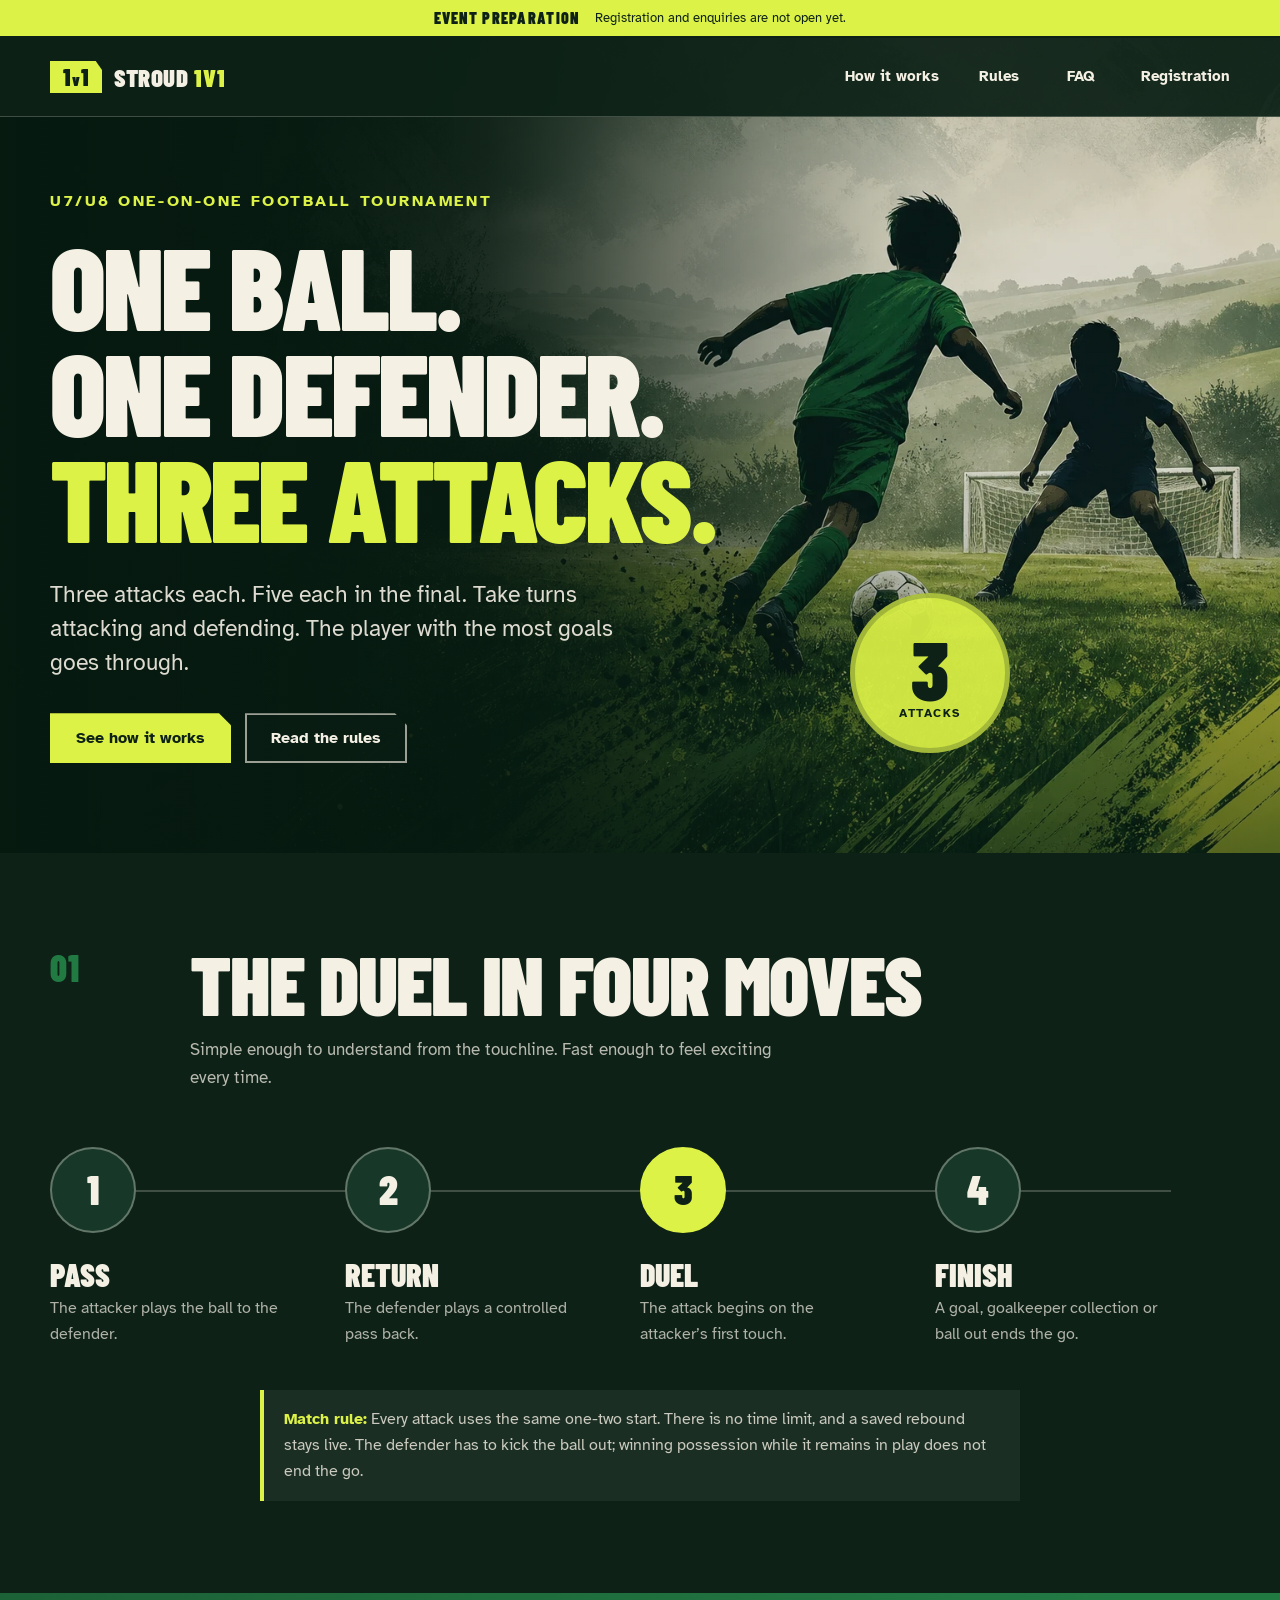
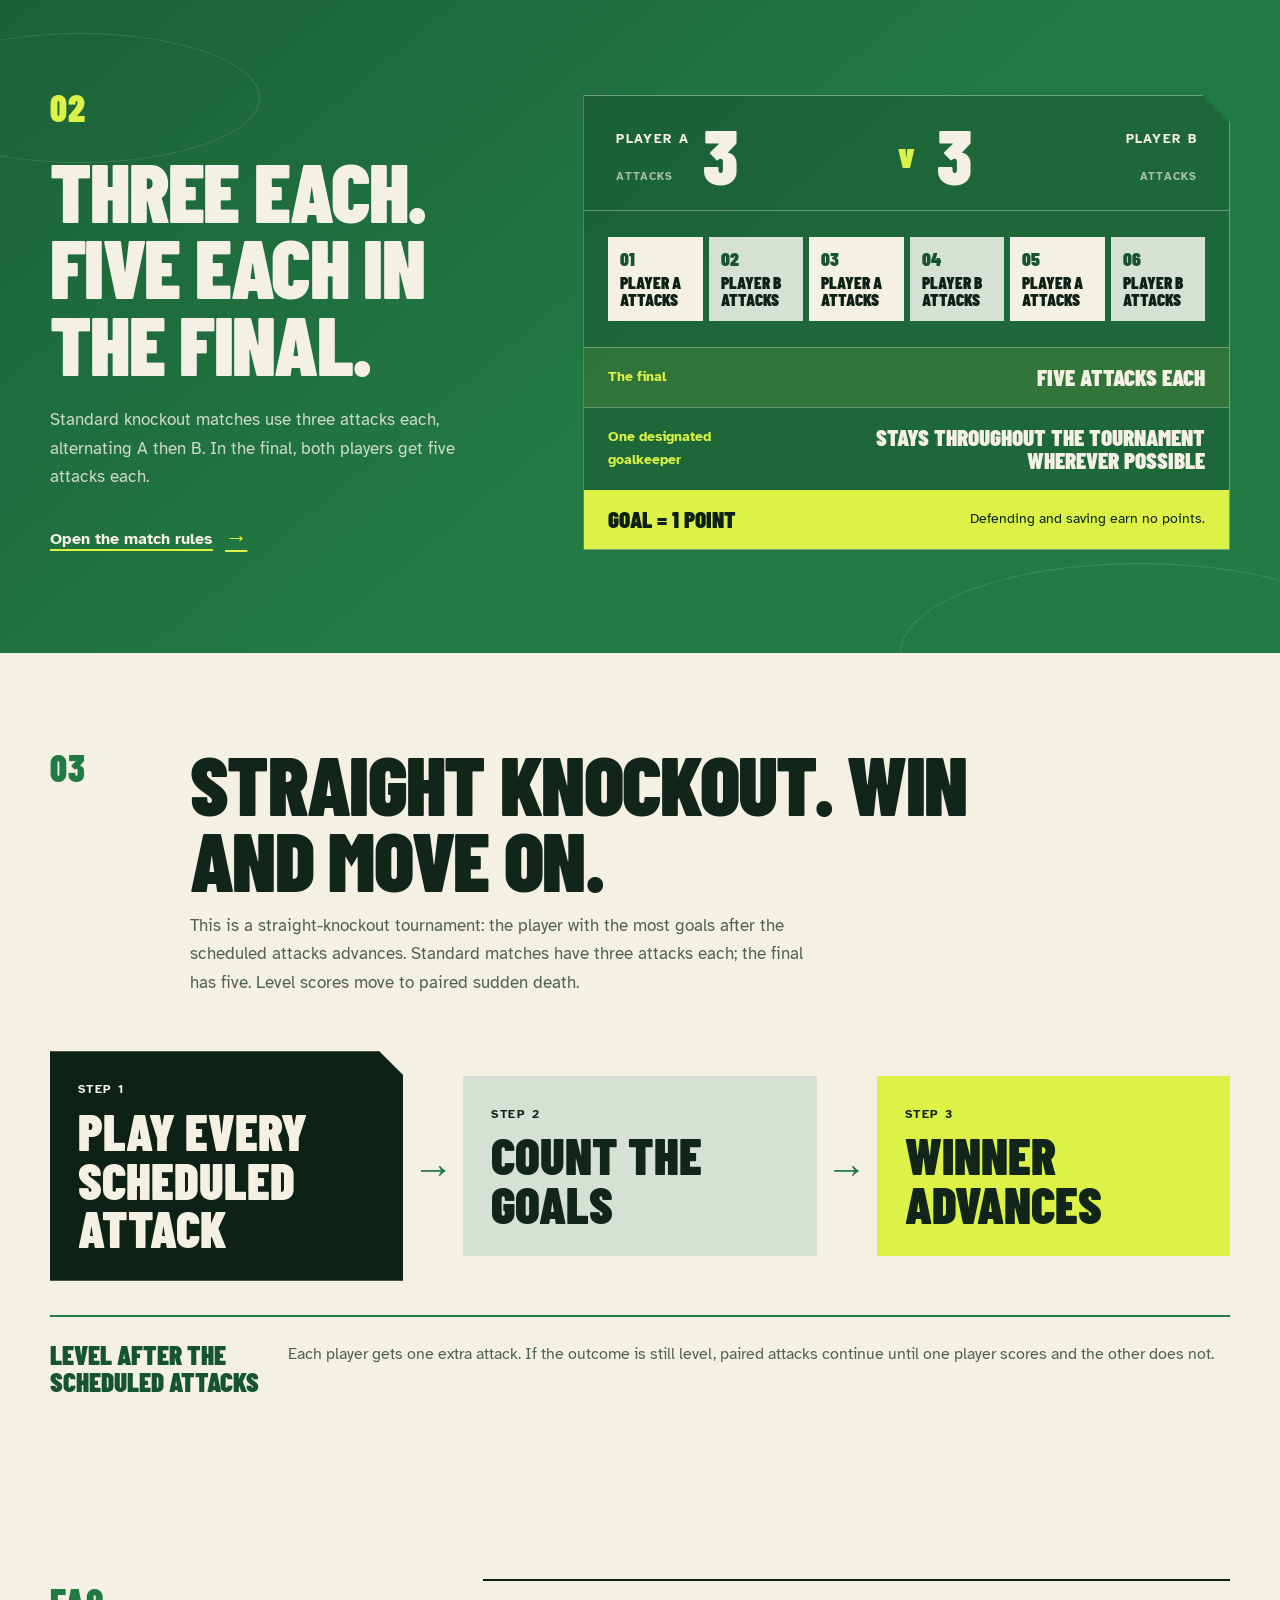
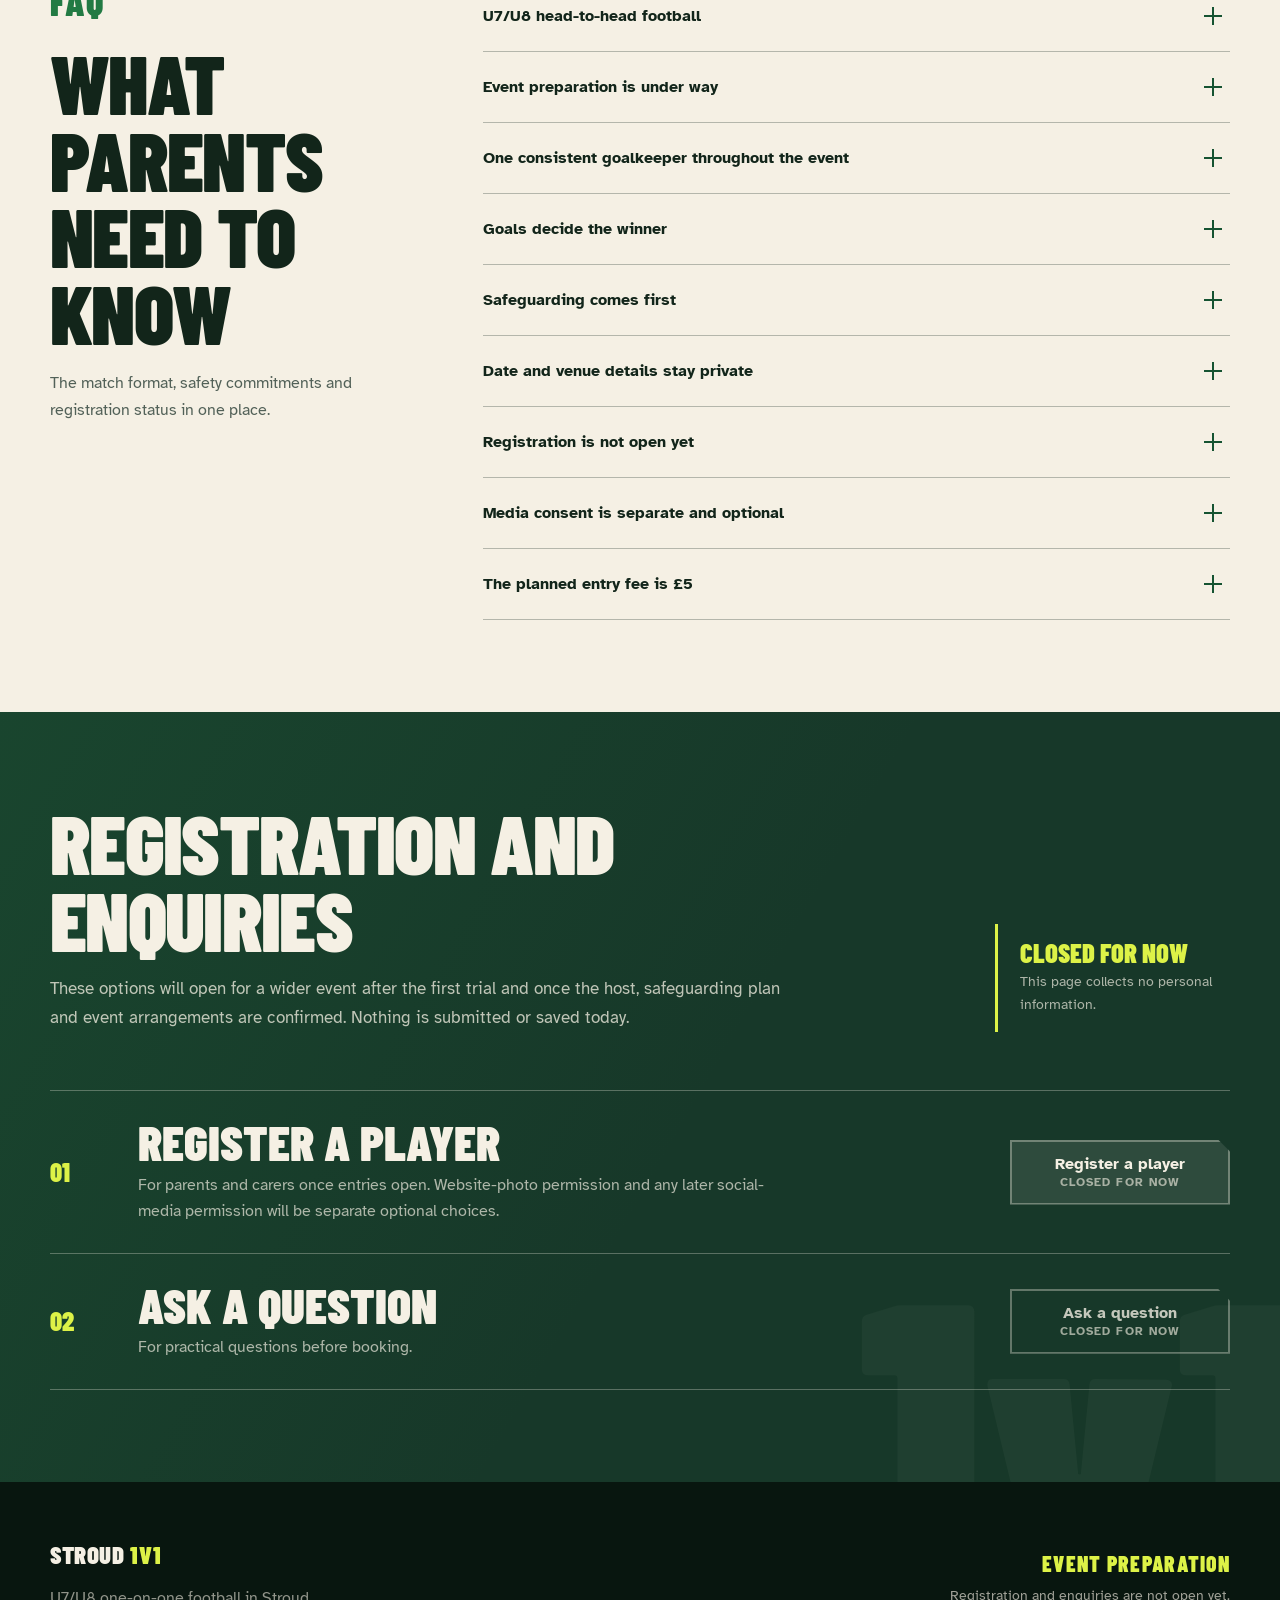
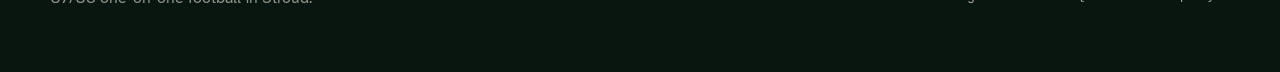
<file: stroud-1v1/index.html>
<!DOCTYPE html>
<html lang="en">
<head>
    <meta charset="utf-8">
    <meta name="viewport" content="width=device-width, initial-scale=1">
    <meta name="robots" content="noindex, nofollow">
    <meta name="theme-color" content="#0D2117">
    <meta name="description" content="A fast one-on-one football tournament for U7 and U8 players, being prepared in Stroud.">
    <meta property="og:type" content="website">
    <meta property="og:title" content="Stroud 1v1 — U7/U8 Football">
    <meta property="og:description" content="Three attacks each, five each in the final, one consistent goalkeeper and no time limit.">
    <meta property="og:url" content="https://greg-cld.github.io/Champion-Football-Stroud/stroud-1v1/">
    <meta property="og:image" content="https://greg-cld.github.io/Champion-Football-Stroud/stroud-1v1/assets/share-card-standard-final.png">
    <meta property="og:image:width" content="1728">
    <meta property="og:image:height" content="910">
    <title>Stroud 1v1 — U7/U8 Football</title>
    <link rel="canonical" href="https://greg-cld.github.io/Champion-Football-Stroud/stroud-1v1/">
    <link rel="stylesheet" href="assets/styles.css?v=20260820-1">
</head>
<body>
    <a class="skip-link" href="#main">Skip to the main idea</a>

    <div class="concept-bar">
        <div class="shell concept-bar__inner">
            <strong>Event preparation</strong>
            <span>Registration and enquiries are not open yet.</span>
        </div>
    </div>

    <header class="site-header">
        <div class="shell site-header__inner">
            <a class="brand" href="./" aria-label="Stroud 1v1 homepage">
                <span class="brand__mark" aria-hidden="true">1<span>v</span>1</span>
                <span class="brand__words">Stroud <b>1v1</b></span>
            </a>
            <nav class="site-nav" aria-label="Main navigation">
                <a href="#how-it-works">How it works</a>
                <a href="rules/">Rules</a>
                <a href="#faq">FAQ</a>
                <a href="#interest">Registration</a>
            </nav>
        </div>
    </header>

    <main id="main">
        <section class="hero" aria-labelledby="hero-title">
            <img class="hero__image" src="assets/hero-duel.webp" alt="Illustrated young football attacker facing a defender on a green community pitch">
            <div class="hero__shade" aria-hidden="true"></div>
            <div class="shell hero__inner">
                <div class="hero__copy">
                    <p class="descriptor">U7/U8 one-on-one football tournament</p>
                    <h1 id="hero-title">One ball.<br>One defender.<br><em>Three attacks.</em></h1>
                    <p class="hero__intro">Three attacks each. Five each in the final. Take turns attacking and defending. The player with the most goals goes through.</p>
                    <div class="hero__actions">
                        <a class="button button--primary" href="#how-it-works">See how it works</a>
                        <a class="button button--quiet" href="rules/">Read the rules</a>
                    </div>
                </div>

                <div class="format-mark">
                    <strong>3</strong>
                    <span>attacks</span>
                </div>
            </div>
        </section>

        <section class="section section--chalk" id="how-it-works" aria-labelledby="how-title">
            <div class="shell">
                <div class="section-heading">
                    <p class="section-number" aria-hidden="true">01</p>
                    <div>
                        <h2 id="how-title">The duel in four moves</h2>
                        <p>Simple enough to understand from the touchline. Fast enough to feel exciting every time.</p>
                    </div>
                </div>

                <ol class="duel-steps">
                    <li>
                        <span class="duel-steps__number">1</span>
                        <div><strong>Pass</strong><span>The attacker plays the ball to the defender.</span></div>
                    </li>
                    <li>
                        <span class="duel-steps__number">2</span>
                        <div><strong>Return</strong><span>The defender plays a controlled pass back.</span></div>
                    </li>
                    <li class="duel-steps__live">
                        <span class="duel-steps__number">3</span>
                        <div><strong>Duel</strong><span>The attack begins on the attacker’s first touch.</span></div>
                    </li>
                    <li>
                        <span class="duel-steps__number">4</span>
                        <div><strong>Finish</strong><span>A goal, goalkeeper collection or ball out ends the go.</span></div>
                    </li>
                </ol>
                <p class="working-rule-note"><strong>Match rule:</strong> Every attack uses the same one-two start. There is no time limit, and a saved rebound stays live. The defender has to kick the ball out; winning possession while it remains in play does not end the go.</p>
            </div>
        </section>

        <section class="section section--field" id="match-format" aria-labelledby="match-title">
            <div class="shell split-layout">
                <div class="split-layout__copy">
                    <p class="section-number section-number--lime" aria-hidden="true">02</p>
                    <h2 id="match-title">Three each. Five each in the final.</h2>
                    <p>Standard knockout matches use three attacks each, alternating A then B. In the final, both players get five attacks each.</p>
                    <a class="text-link" href="rules/#match">Open the match rules <span aria-hidden="true">→</span></a>
                </div>

                <div class="match-board">
                    <div class="match-board__players">
                        <div><span>Player A</span><strong>3</strong><small>attacks</small></div>
                        <span class="match-board__versus" aria-hidden="true">v</span>
                        <div><span>Player B</span><strong>3</strong><small>attacks</small></div>
                    </div>

                    <ol class="turn-sequence" aria-label="Six alternating attacks">
                        <li><span>01</span><strong>Player A attacks</strong></li>
                        <li><span>02</span><strong>Player B attacks</strong></li>
                        <li><span>03</span><strong>Player A attacks</strong></li>
                        <li><span>04</span><strong>Player B attacks</strong></li>
                        <li><span>05</span><strong>Player A attacks</strong></li>
                        <li><span>06</span><strong>Player B attacks</strong></li>
                    </ol>

                    <div class="match-board__final">
                        <span>The final</span>
                        <strong>Five attacks each</strong>
                    </div>
                    <div class="match-board__keeper">
                        <span>One designated goalkeeper</span>
                        <strong>Stays throughout the tournament wherever possible</strong>
                    </div>
                    <div class="match-board__scoring">
                        <strong>Goal = 1 point</strong>
                        <span>Defending and saving earn no points.</span>
                    </div>
                </div>
            </div>
        </section>

        <section class="section section--cream" id="progression" aria-labelledby="progression-title">
            <div class="shell">
                <div class="section-heading section-heading--dark">
                    <p class="section-number" aria-hidden="true">03</p>
                    <div>
                        <h2 id="progression-title">Straight knockout. Win and move on.</h2>
                        <p>This is a straight-knockout tournament: the player with the most goals after the scheduled attacks advances. Standard matches have three attacks each; the final has five. Level scores move to paired sudden death.</p>
                    </div>
                </div>

                <div class="progression-flow">
                    <div><span>Step 1</span><strong>Play every scheduled attack</strong></div>
                    <span class="progression-flow__arrow" aria-hidden="true">→</span>
                    <div><span>Step 2</span><strong>Count the goals</strong></div>
                    <span class="progression-flow__arrow" aria-hidden="true">→</span>
                    <div class="progression-flow__finish"><span>Step 3</span><strong>Winner advances</strong></div>
                </div>
                <div class="sudden-death-note">
                    <strong>Level after the scheduled attacks</strong>
                    <span>Each player gets one extra attack. If the outcome is still level, paired attacks continue until one player scores and the other does not.</span>
                </div>
            </div>
        </section>

        <section class="section section--faq" id="faq" aria-labelledby="faq-title">
            <div class="shell faq-layout">
                <div class="faq-layout__intro">
                    <p class="section-number" aria-hidden="true">FAQ</p>
                    <h2 id="faq-title">What parents need to know</h2>
                    <p>The match format, safety commitments and registration status in one place.</p>
                </div>
                <div class="faq-list">
                    <details>
                        <summary>U7/U8 head-to-head football</summary>
                        <p>Stroud 1v1 is a one-on-one football tournament for U7 and U8 players. Standard matches give each player three attacks; the final gives each player five. Players take turns attacking and defending, with no time limit.</p>
                    </details>
                    <details>
                        <summary>Event preparation is under way</summary>
                        <p>The first event is being prepared as a small, invitation-only trial. Wider registration will open only after the format, host, safeguarding responsibilities and event arrangements are confirmed.</p>
                    </details>
                    <details>
                        <summary>One consistent goalkeeper throughout the event</summary>
                        <p>The aim is for one designated goalkeeper to stay in goal throughout the tournament. If more than one suitable goalkeeper shares the role, the same keeper stays in goal for both players throughout each match.</p>
                    </details>
                    <details>
                        <summary>Goals decide the winner</summary>
                        <p>Every goal scores one point. A goalkeeper collection or a defender kicking the ball out ends the go without a point; a saved rebound stays live. Winning possession while the ball remains in play does not end the go. This is straight knockout: the player with the most goals advances, and level scores use paired sudden-death attacks.</p>
                    </details>
                    <details>
                        <summary>Safeguarding comes first</summary>
                        <p>The event will open only after a host has confirmed a welfare lead, first-aid arrangements and clear reporting procedures. Coaches and other eligible adults working directly with children will need an in-date FA-accepted DBS check and appropriate current FA safeguarding training.</p>
                    </details>
                    <details>
                        <summary>Date and venue details stay private</summary>
                        <p>No date or venue is currently confirmed. Practical details will be shared privately with parents and carers once registration opens.</p>
                    </details>
                    <details>
                        <summary>Registration is not open yet</summary>
                        <p>This website does not collect personal information. Registration and enquiry routes will be added only after the event arrangements and safeguarding responsibilities are confirmed.</p>
                    </details>
                    <details>
                        <summary>Media consent is separate and optional</summary>
                        <p>With a parent or carer’s specific permission, selected official activity photos may be used on this website. Permission for any later social-media use will be asked separately and will remain optional. Saying no will not affect a child’s place or chance to take part, and consent can be withdrawn for future use. Children will not be named in public media, and matches will not be livestreamed.</p>
                    </details>
                    <details>
                        <summary>The planned entry fee is £5</summary>
                        <p>The planned entry fee is £5 per child. It will be confirmed before invitations are sent.</p>
                    </details>
                </div>
            </div>
        </section>

        <section class="section interest-preview" id="interest" aria-labelledby="interest-title">
            <div class="shell">
                <div class="interest-preview__heading">
                    <div>
                        <h2 id="interest-title">Registration and enquiries</h2>
                        <p id="interest-note">These options will open for a wider event after the first trial and once the host, safeguarding plan and event arrangements are confirmed. Nothing is submitted or saved today.</p>
                    </div>
                    <div class="interest-preview__status">
                        <strong>Closed for now</strong>
                        <span>This page collects no personal information.</span>
                    </div>
                </div>

                <div class="interest-choices">
                    <div class="interest-choice">
                        <span class="interest-choice__number" aria-hidden="true">01</span>
                        <div class="interest-choice__copy">
                            <h3>Register a player</h3>
                            <p id="register-note">For parents and carers once entries open. Website-photo permission and any later social-media permission will be separate optional choices.</p>
                        </div>
                        <button class="button button--unavailable" type="button" disabled aria-describedby="interest-note register-note">
                            Register a player
                            <small>Closed for now</small>
                        </button>
                    </div>

                    <div class="interest-choice">
                        <span class="interest-choice__number" aria-hidden="true">02</span>
                        <div class="interest-choice__copy">
                            <h3>Ask a question</h3>
                            <p id="enquiry-note">For practical questions before booking.</p>
                        </div>
                        <button class="button button--unavailable button--unavailable-secondary" type="button" disabled aria-describedby="interest-note enquiry-note">
                            Ask a question
                            <small>Closed for now</small>
                        </button>
                    </div>
                </div>
            </div>
        </section>
    </main>

    <footer class="site-footer">
        <div class="shell site-footer__inner">
            <div>
                <span class="brand__words">Stroud <b>1v1</b></span>
                <p>U7/U8 one-on-one football in Stroud.</p>
            </div>
            <div class="site-footer__status">
                <strong>Event preparation</strong>
                <span>Registration and enquiries are not open yet.</span>
            </div>
        </div>
    </footer>
</body>
</html>
</file>
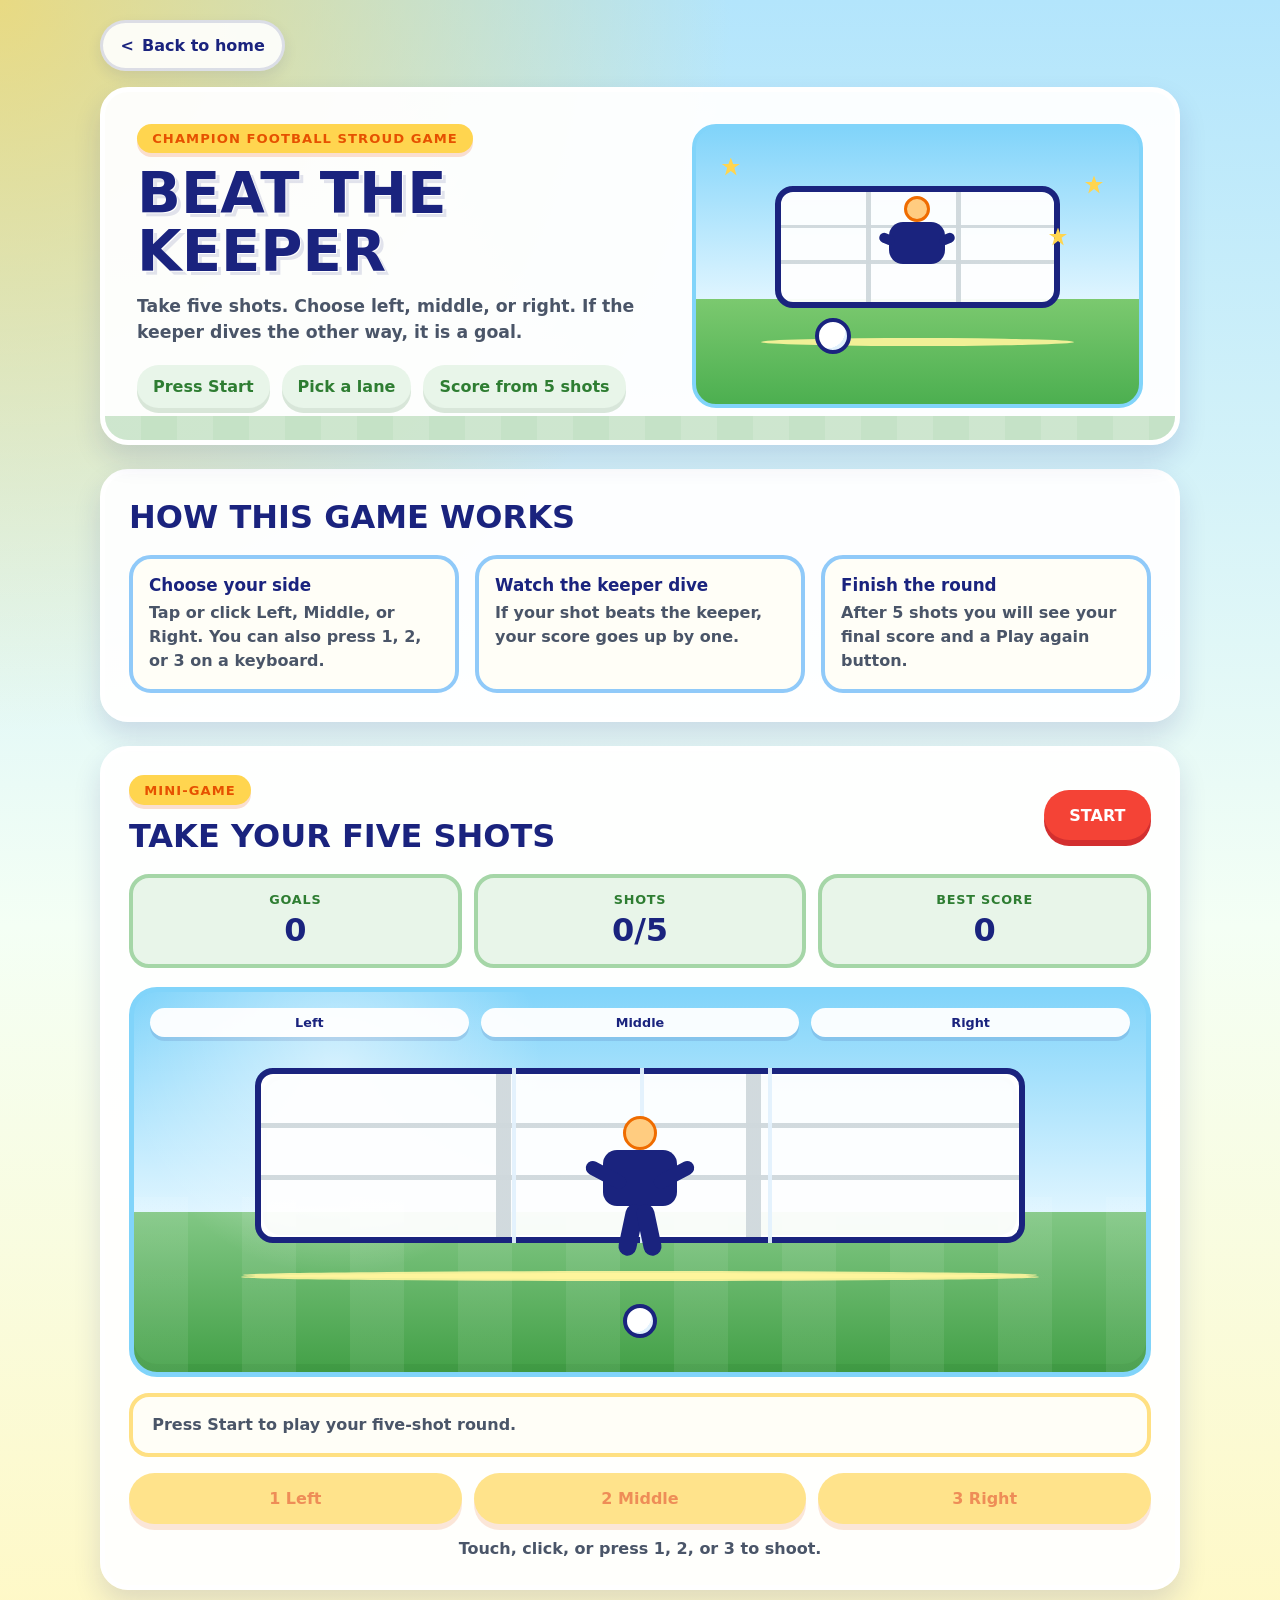
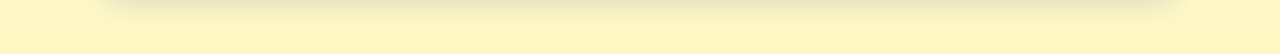
<file: games/beat-the-keeper/index.html>
<!DOCTYPE html>
<html lang="en">
<head>
    <meta charset="UTF-8" />
    <meta name="viewport" content="width=device-width, initial-scale=1.0" />
    <title>Beat the Keeper | Champion Football Stroud</title>
    <link rel="stylesheet" href="game.css" />
</head>
<body class="btk-page">
    <main class="btk-shell">
        <a class="btk-home-link" href="../../index.html">Back to home</a>

        <section class="btk-hero-card">
            <div class="btk-hero-copy">
                <p class="btk-kicker">Champion Football Stroud Game</p>
                <h1 class="btk-title">Beat the Keeper</h1>
                <p class="btk-intro">Take five shots. Choose left, middle, or right. If the keeper dives the other way, it is a goal.</p>

                <div class="btk-rule-list" aria-label="How to play">
                    <div class="btk-rule-pill">Press Start</div>
                    <div class="btk-rule-pill">Pick a lane</div>
                    <div class="btk-rule-pill">Score from 5 shots</div>
                </div>
            </div>

            <div class="btk-hero-art" aria-hidden="true">
                <div class="btk-hero-goal">
                    <div class="btk-hero-net"></div>
                    <div class="btk-hero-keeper">
                        <span class="btk-hero-head"></span>
                        <span class="btk-hero-body"></span>
                    </div>
                    <div class="btk-hero-ball"></div>
                </div>
                <div class="btk-hero-stars">
                    <span></span>
                    <span></span>
                    <span></span>
                </div>
            </div>
        </section>

        <section class="btk-panel btk-rules-panel">
            <h2 class="btk-panel-title">How this game works</h2>
            <div class="btk-rules-grid">
                <article class="btk-mini-card">
                    <h3>Choose your side</h3>
                    <p>Tap or click Left, Middle, or Right. You can also press 1, 2, or 3 on a keyboard.</p>
                </article>
                <article class="btk-mini-card">
                    <h3>Watch the keeper dive</h3>
                    <p>If your shot beats the keeper, your score goes up by one.</p>
                </article>
                <article class="btk-mini-card">
                    <h3>Finish the round</h3>
                    <p>After 5 shots you will see your final score and a Play again button.</p>
                </article>
            </div>
        </section>

        <section class="btk-panel btk-game-panel" aria-labelledby="btk-game-title">
            <div class="btk-panel-head">
                <div>
                    <p class="btk-panel-kicker">Mini-game</p>
                    <h2 class="btk-panel-title" id="btk-game-title">Take your five shots</h2>
                </div>
                <button class="btk-start-button" id="btk-start-button" type="button">Start</button>
            </div>

            <div class="btk-scoreboard" aria-label="Game score">
                <div class="btk-score-chip">
                    <span class="btk-score-label">Goals</span>
                    <strong class="btk-score-value" id="btk-score">0</strong>
                </div>
                <div class="btk-score-chip">
                    <span class="btk-score-label">Shots</span>
                    <strong class="btk-score-value" id="btk-shots">0/5</strong>
                </div>
                <div class="btk-score-chip">
                    <span class="btk-score-label">Best score</span>
                    <strong class="btk-score-value" id="btk-best-score">0</strong>
                </div>
            </div>

            <div class="btk-stage-shell">
                <div class="btk-stage" id="btk-stage" data-shot="idle" data-keeper="middle" data-result="ready" aria-hidden="true">
                    <div class="btk-stage-lanes">
                        <span>Left</span>
                        <span>Middle</span>
                        <span>Right</span>
                    </div>
                    <div class="btk-goal-frame"></div>
                    <div class="btk-goal-net"></div>
                    <div class="btk-stage-lines">
                        <span class="btk-stage-line btk-stage-line-left"></span>
                        <span class="btk-stage-line btk-stage-line-middle"></span>
                        <span class="btk-stage-line btk-stage-line-right"></span>
                    </div>
                    <div class="btk-keeper" id="btk-keeper">
                        <span class="btk-keeper-head"></span>
                        <span class="btk-keeper-body"></span>
                        <span class="btk-keeper-arm btk-keeper-arm-left"></span>
                        <span class="btk-keeper-arm btk-keeper-arm-right"></span>
                        <span class="btk-keeper-leg btk-keeper-leg-left"></span>
                        <span class="btk-keeper-leg btk-keeper-leg-right"></span>
                    </div>
                    <div class="btk-ball" id="btk-ball"></div>
                    <div class="btk-end-screen" id="btk-end-screen" hidden>
                        <p class="btk-end-kicker">Round finished</p>
                        <h3 class="btk-end-title" id="btk-end-title">Nice shooting!</h3>
                        <p class="btk-end-copy" id="btk-end-copy">You scored 0 goals.</p>
                        <button class="btk-play-again-button" id="btk-play-again-button" type="button">Play again</button>
                    </div>
                </div>
            </div>

            <p class="btk-status" id="btk-status" aria-live="polite">Press Start to play your five-shot round.</p>

            <div class="btk-controls" aria-label="Shot controls">
                <button class="btk-shot-button" type="button" data-lane="left" disabled>1 Left</button>
                <button class="btk-shot-button" type="button" data-lane="middle" disabled>2 Middle</button>
                <button class="btk-shot-button" type="button" data-lane="right" disabled>3 Right</button>
            </div>

            <p class="btk-help">Touch, click, or press 1, 2, or 3 to shoot.</p>
        </section>
    </main>

    <script src="game.js"></script>
</body>
</html>
</file>
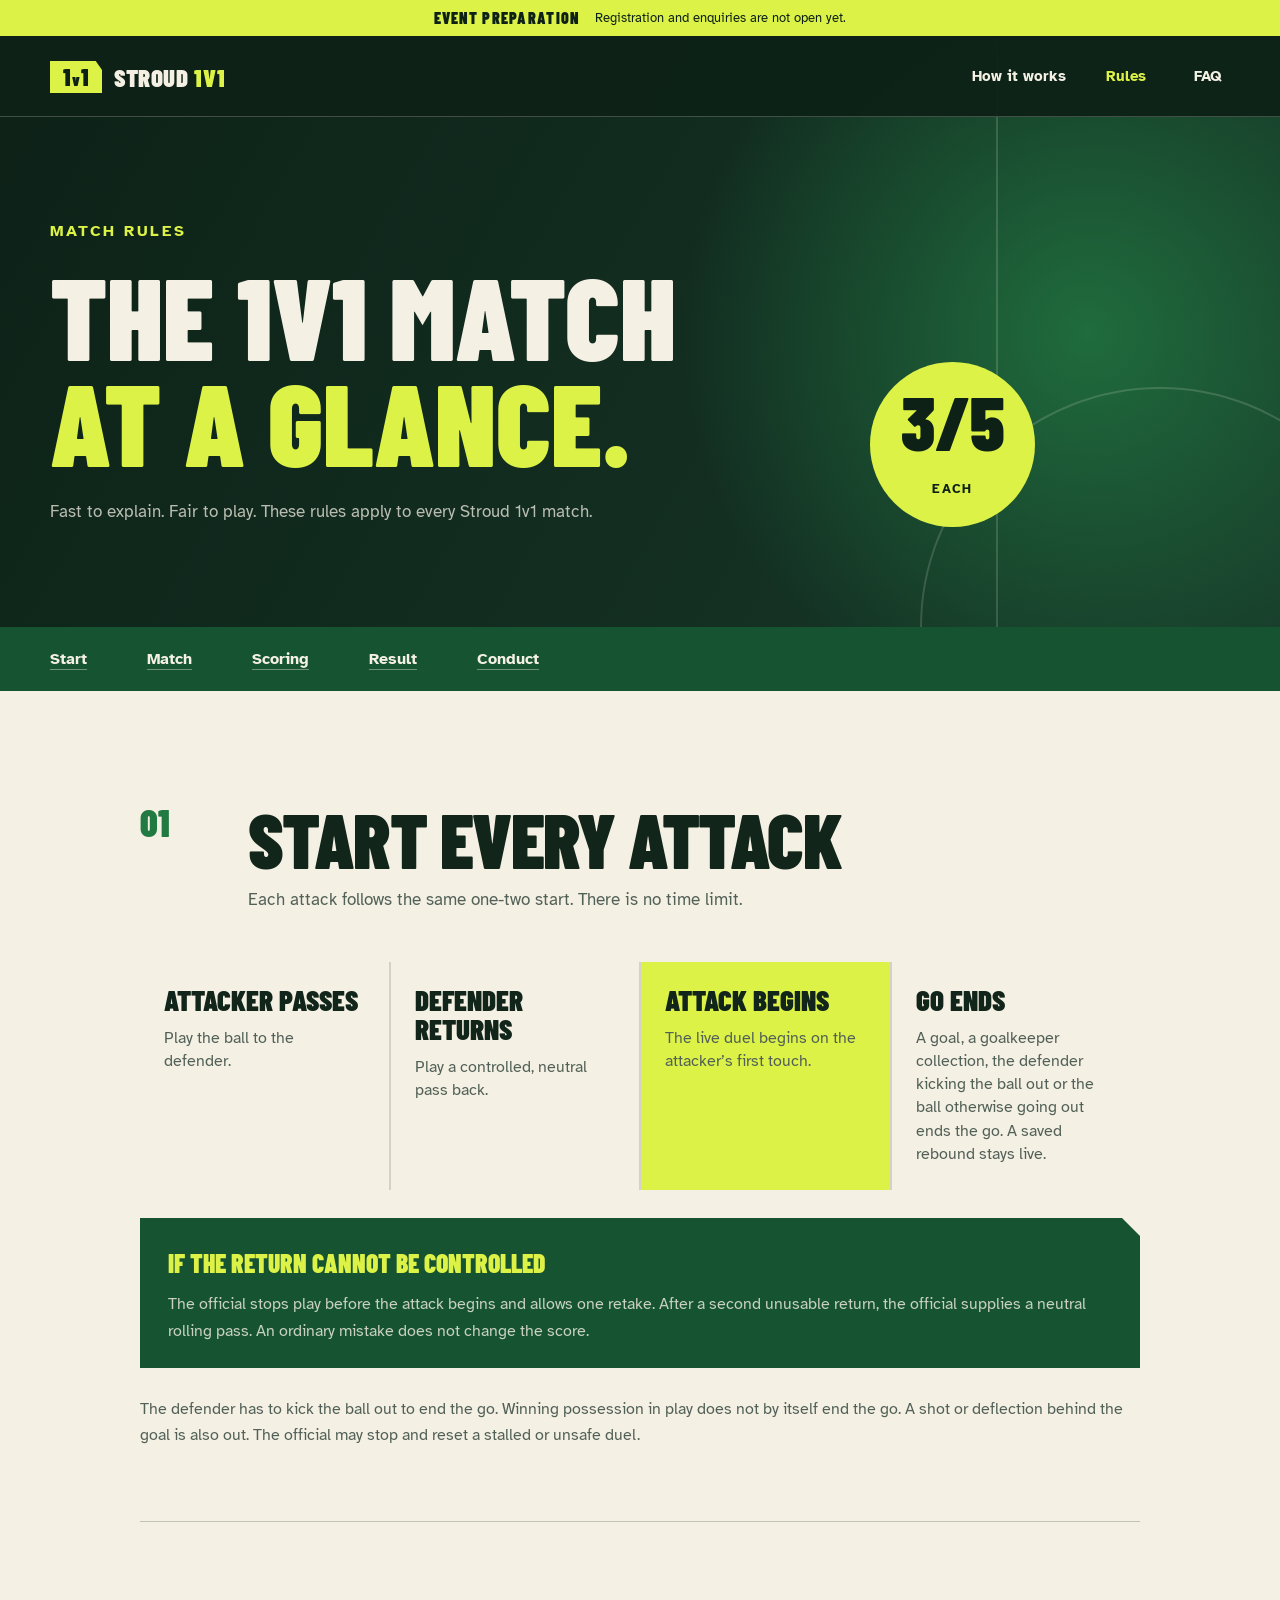
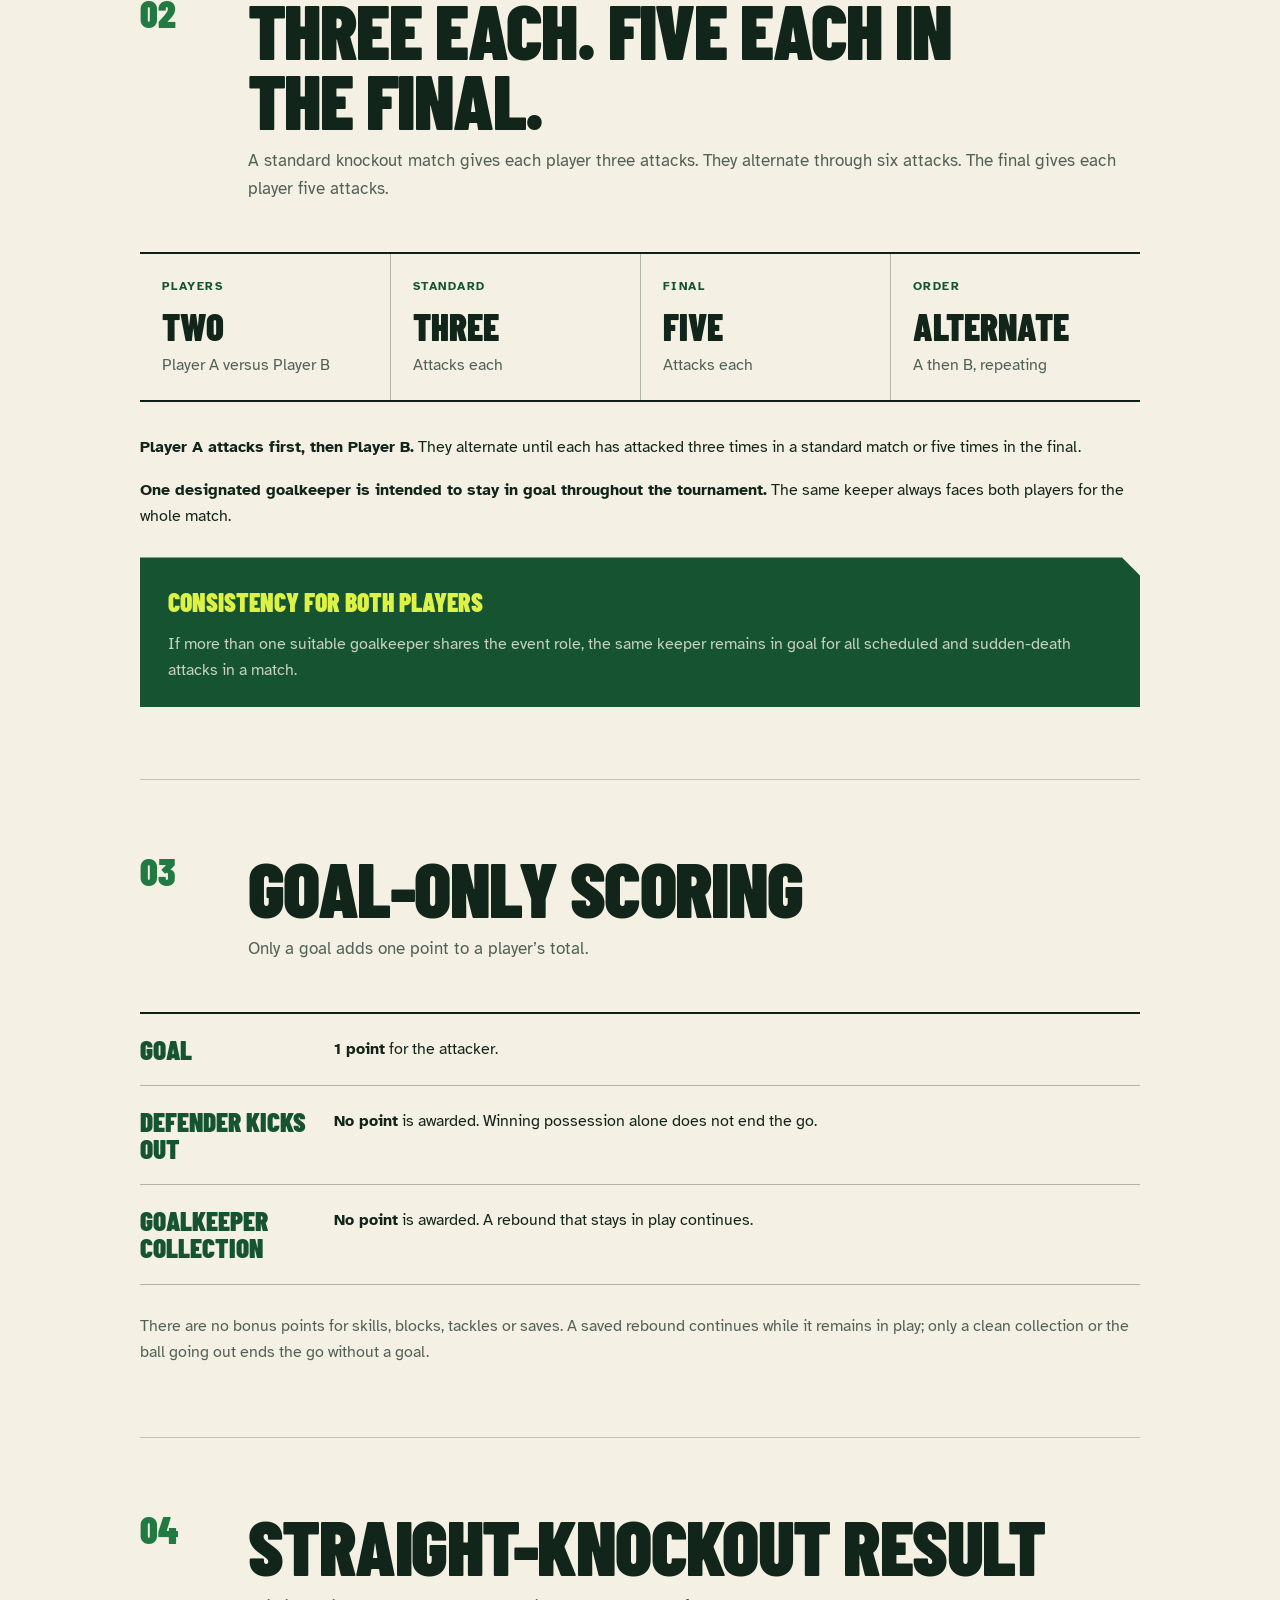
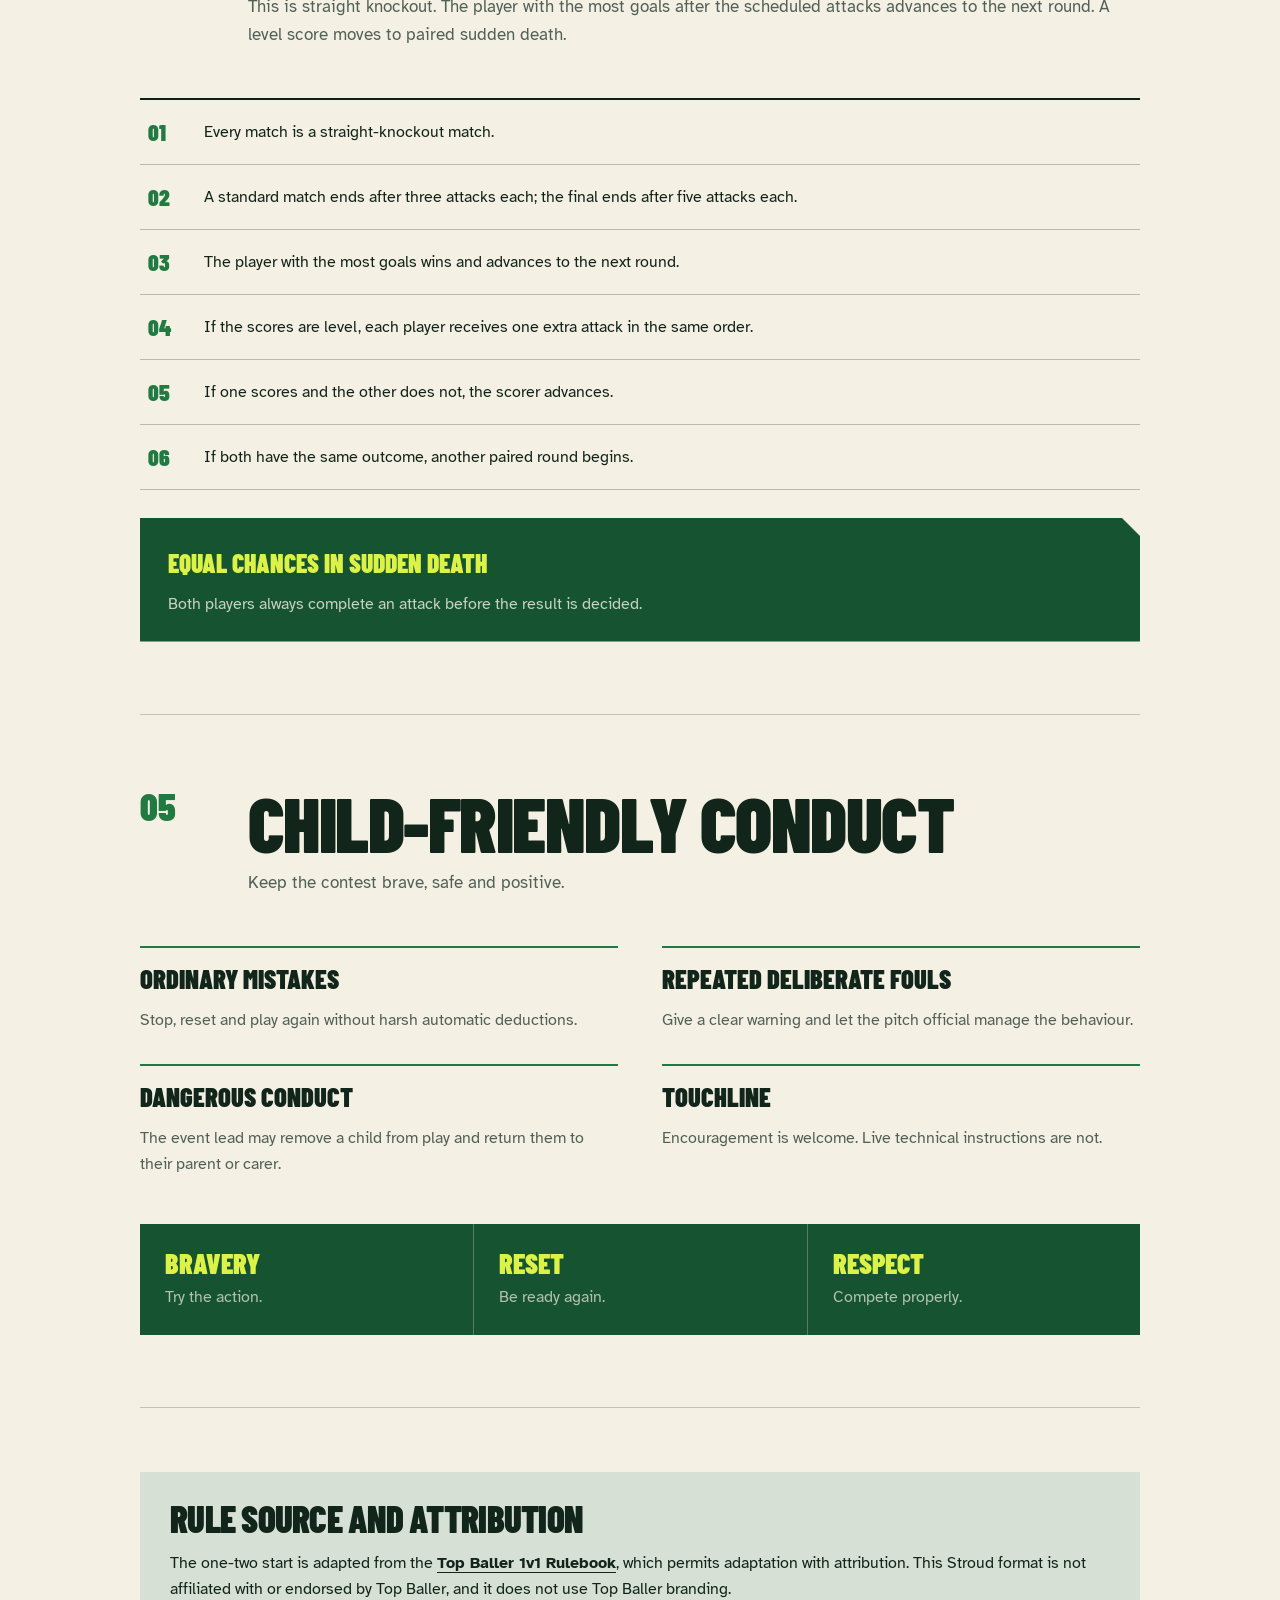
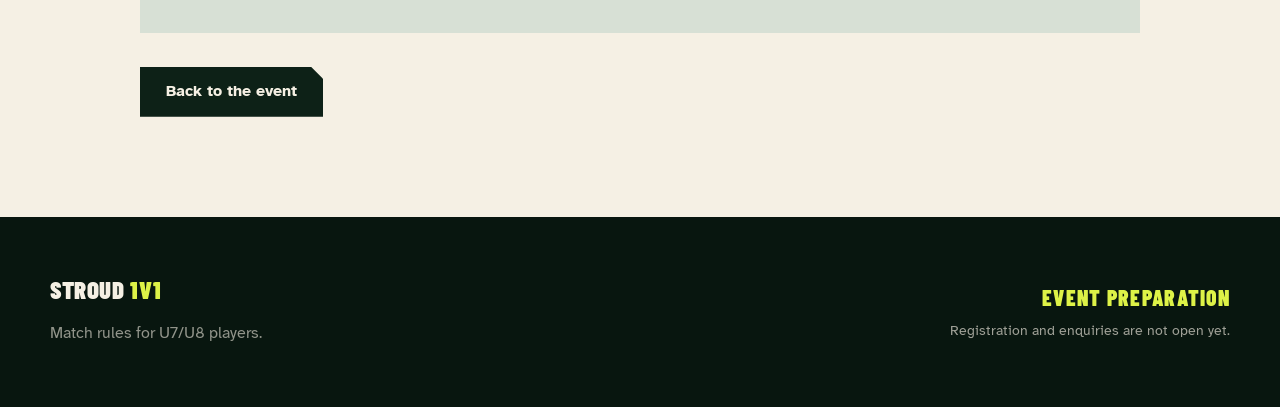
<file: stroud-1v1/rules/index.html>
<!DOCTYPE html>
<html lang="en">
<head>
    <meta charset="utf-8">
    <meta name="viewport" content="width=device-width, initial-scale=1">
    <meta name="robots" content="noindex, nofollow">
    <meta name="theme-color" content="#0D2117">
    <meta name="description" content="Match rules for Stroud 1v1, a one-on-one football tournament for U7 and U8 players.">
    <meta property="og:type" content="website">
    <meta property="og:title" content="Stroud 1v1 — Match Rules">
    <meta property="og:description" content="The one-two start, three attacks each, five each in the final and no time limit.">
    <meta property="og:url" content="https://greg-cld.github.io/Champion-Football-Stroud/stroud-1v1/rules/">
    <meta property="og:image" content="https://greg-cld.github.io/Champion-Football-Stroud/stroud-1v1/assets/share-card-standard-final.png">
    <meta property="og:image:width" content="1728">
    <meta property="og:image:height" content="910">
    <title>Match Rules — Stroud 1v1</title>
    <link rel="canonical" href="https://greg-cld.github.io/Champion-Football-Stroud/stroud-1v1/rules/">
    <link rel="stylesheet" href="../assets/styles.css?v=20260820-1">
</head>
<body class="rules-page">
    <a class="skip-link" href="#main">Skip to the rules</a>

    <div class="concept-bar">
        <div class="shell concept-bar__inner">
            <strong>Event preparation</strong>
            <span>Registration and enquiries are not open yet.</span>
        </div>
    </div>

    <header class="site-header">
        <div class="shell site-header__inner">
            <a class="brand" href="../" aria-label="Stroud 1v1 homepage">
                <span class="brand__mark" aria-hidden="true">1<span>v</span>1</span>
                <span class="brand__words">Stroud <b>1v1</b></span>
            </a>
            <nav class="site-nav" aria-label="Main navigation">
                <a href="../#how-it-works">How it works</a>
                <a href="./" aria-current="page">Rules</a>
                <a href="../#faq">FAQ</a>
            </nav>
        </div>
    </header>

    <main id="main">
        <section class="rules-hero" aria-labelledby="rules-title">
            <div class="shell rules-hero__inner">
                <div>
                    <p class="descriptor">Match rules</p>
                    <h1 id="rules-title">The 1v1 match<br><em>at a glance.</em></h1>
                    <p>Fast to explain. Fair to play. These rules apply to every Stroud 1v1 match.</p>
                </div>
                <div class="rules-hero__mark" aria-hidden="true"><span>3/5</span><small>each</small></div>
            </div>
        </section>

        <nav class="rule-index" aria-label="Rules on this page">
            <div class="shell rule-index__inner">
                <a href="#start">Start</a>
                <a href="#match">Match</a>
                <a href="#scoring">Scoring</a>
                <a href="#progression">Result</a>
                <a href="#conduct">Conduct</a>
            </div>
        </nav>

        <article class="rules-content shell">
            <section class="rule-section" id="start" aria-labelledby="start-title">
                <header class="rule-section__heading">
                    <span>01</span>
                    <div><h2 id="start-title">Start every attack</h2><p>Each attack follows the same one-two start. There is no time limit.</p></div>
                </header>
                <ol class="rule-sequence">
                    <li><strong>Attacker passes</strong><span>Play the ball to the defender.</span></li>
                    <li><strong>Defender returns</strong><span>Play a controlled, neutral pass back.</span></li>
                    <li><strong>Attack begins</strong><span>The live duel begins on the attacker’s first touch.</span></li>
                    <li><strong>Go ends</strong><span>A goal, a goalkeeper collection, the defender kicking the ball out or the ball otherwise going out ends the go. A saved rebound stays live.</span></li>
                </ol>
                <div class="rule-note">
                    <strong>If the return cannot be controlled</strong>
                    <p>The official stops play before the attack begins and allows one retake. After a second unusable return, the official supplies a neutral rolling pass. An ordinary mistake does not change the score.</p>
                </div>
                <p class="rule-footnote">The defender has to kick the ball out to end the go. Winning possession in play does not by itself end the go. A shot or deflection behind the goal is also out. The official may stop and reset a stalled or unsafe duel.</p>
            </section>

            <section class="rule-section" id="match" aria-labelledby="match-title">
                <header class="rule-section__heading">
                    <span>02</span>
                    <div><h2 id="match-title">Three each. Five each in the final.</h2><p>A standard knockout match gives each player three attacks. They alternate through six attacks. The final gives each player five attacks.</p></div>
                </header>
                <dl class="match-facts">
                    <div><dt>Players</dt><dd><strong>Two</strong><span>Player A versus Player B</span></dd></div>
                    <div><dt>Standard</dt><dd><strong>Three</strong><span>Attacks each</span></dd></div>
                    <div><dt>Final</dt><dd><strong>Five</strong><span>Attacks each</span></dd></div>
                    <div><dt>Order</dt><dd><strong>Alternate</strong><span>A then B, repeating</span></dd></div>
                </dl>
                <div class="plain-rules">
                    <p><strong>Player A attacks first, then Player B.</strong> They alternate until each has attacked three times in a standard match or five times in the final.</p>
                    <p><strong>One designated goalkeeper is intended to stay in goal throughout the tournament.</strong> The same keeper always faces both players for the whole match.</p>
                </div>
                <div class="rule-note">
                    <strong>Consistency for both players</strong>
                    <p>If more than one suitable goalkeeper shares the event role, the same keeper remains in goal for all scheduled and sudden-death attacks in a match.</p>
                </div>
            </section>

            <section class="rule-section" id="scoring" aria-labelledby="scoring-title">
                <header class="rule-section__heading">
                    <span>03</span>
                    <div><h2 id="scoring-title">Goal-only scoring</h2><p>Only a goal adds one point to a player’s total.</p></div>
                </header>
                <dl class="score-lines">
                    <div><dt>Goal</dt><dd><strong>1 point</strong> for the attacker.</dd></div>
                    <div><dt>Defender kicks out</dt><dd><strong>No point</strong> is awarded. Winning possession alone does not end the go.</dd></div>
                    <div><dt>Goalkeeper collection</dt><dd><strong>No point</strong> is awarded. A rebound that stays in play continues.</dd></div>
                </dl>
                <p class="rule-footnote">There are no bonus points for skills, blocks, tackles or saves. A saved rebound continues while it remains in play; only a clean collection or the ball going out ends the go without a goal.</p>
            </section>

            <section class="rule-section" id="progression" aria-labelledby="progression-title">
                <header class="rule-section__heading">
                    <span>04</span>
                    <div><h2 id="progression-title">Straight-knockout result</h2><p>This is straight knockout. The player with the most goals after the scheduled attacks advances to the next round. A level score moves to paired sudden death.</p></div>
                </header>
                <ul class="result-rules">
                    <li>Every match is a straight-knockout match.</li>
                    <li>A standard match ends after three attacks each; the final ends after five attacks each.</li>
                    <li>The player with the most goals wins and advances to the next round.</li>
                    <li>If the scores are level, each player receives one extra attack in the same order.</li>
                    <li>If one scores and the other does not, the scorer advances.</li>
                    <li>If both have the same outcome, another paired round begins.</li>
                </ul>
                <div class="rule-note">
                    <strong>Equal chances in sudden death</strong>
                    <p>Both players always complete an attack before the result is decided.</p>
                </div>
            </section>

            <section class="rule-section" id="conduct" aria-labelledby="conduct-title">
                <header class="rule-section__heading">
                    <span>05</span>
                    <div><h2 id="conduct-title">Child-friendly conduct</h2><p>Keep the contest brave, safe and positive.</p></div>
                </header>
                <div class="conduct-grid">
                    <div><strong>Ordinary mistakes</strong><p>Stop, reset and play again without harsh automatic deductions.</p></div>
                    <div><strong>Repeated deliberate fouls</strong><p>Give a clear warning and let the pitch official manage the behaviour.</p></div>
                    <div><strong>Dangerous conduct</strong><p>The event lead may remove a child from play and return them to their parent or carer.</p></div>
                    <div><strong>Touchline</strong><p>Encouragement is welcome. Live technical instructions are not.</p></div>
                </div>

                <div class="mindset-rule">
                    <div><strong>Bravery</strong><span>Try the action.</span></div>
                    <div><strong>Reset</strong><span>Be ready again.</span></div>
                    <div><strong>Respect</strong><span>Compete properly.</span></div>
                </div>
            </section>

            <aside class="attribution" aria-labelledby="credit-title">
                <h2 id="credit-title">Rule source and attribution</h2>
                <p>The one-two start is adapted from the <a href="https://topballer.co/1v1-rulebook/" target="_blank" rel="noopener noreferrer">Top Baller 1v1 Rulebook</a>, which permits adaptation with attribution. This Stroud format is not affiliated with or endorsed by Top Baller, and it does not use Top Baller branding.</p>
            </aside>

            <a class="button button--dark rules-back" href="../">Back to the event</a>
        </article>
    </main>

    <footer class="site-footer">
        <div class="shell site-footer__inner">
            <div>
                <span class="brand__words">Stroud <b>1v1</b></span>
                <p>Match rules for U7/U8 players.</p>
            </div>
            <div class="site-footer__status">
                <strong>Event preparation</strong>
                <span>Registration and enquiries are not open yet.</span>
            </div>
        </div>
    </footer>
</body>
</html>
</file>
<file: stroud-1v1/assets/styles.css>
@font-face {
    font-family: "Barlow Condensed";
    src: url("fonts/barlow-condensed-black.ttf") format("truetype");
    font-style: normal;
    font-weight: 900;
    font-display: swap;
}

@font-face {
    font-family: "Atkinson Hyperlegible";
    src: url("fonts/atkinson-hyperlegible-regular.ttf") format("truetype");
    font-style: normal;
    font-weight: 400;
    font-display: swap;
}

@font-face {
    font-family: "Atkinson Hyperlegible";
    src: url("fonts/atkinson-hyperlegible-bold.ttf") format("truetype");
    font-style: normal;
    font-weight: 700;
    font-display: swap;
}

:root {
    --ink: #0d2117;
    --ink-soft: #173829;
    --field: #227a43;
    --field-dark: #155331;
    --chalk: #f5f0e4;
    --mist: #d7e0d5;
    --lime: #ddf247;
    --lime-dark: #273400;
    --white: #fffef9;
    --text: #12251a;
    --muted: #526158;
    --shell: min(1180px, calc(100% - 40px));
    --display: "Barlow Condensed", "Arial Narrow", Impact, sans-serif;
    --body: "Atkinson Hyperlegible", Verdana, Arial, sans-serif;
}

*,
*::before,
*::after {
    box-sizing: border-box;
}

html {
    scroll-behavior: smooth;
    background: var(--ink);
}

body {
    margin: 0;
    color: var(--text);
    background: var(--chalk);
    font-family: var(--body);
    font-size: 1rem;
    line-height: 1.65;
    text-rendering: optimizeLegibility;
}

body::selection {
    color: var(--ink);
    background: var(--lime);
}

img,
svg {
    display: block;
    max-width: 100%;
}

a {
    color: inherit;
}

button,
a,
summary {
    -webkit-tap-highlight-color: transparent;
}

:focus-visible {
    outline: 3px solid var(--chalk);
    outline-offset: 3px;
    box-shadow: 0 0 0 6px var(--ink);
}

.shell {
    width: var(--shell);
    margin-inline: auto;
}

.skip-link {
    position: fixed;
    z-index: 100;
    top: 10px;
    left: 10px;
    padding: 10px 16px;
    color: var(--ink);
    background: var(--lime);
    font-weight: 700;
    transform: translateY(-150%);
}

.skip-link:focus {
    transform: translateY(0);
}

.concept-bar {
    position: sticky;
    z-index: 50;
    top: 0;
    color: var(--ink);
    background: var(--lime);
    border-bottom: 2px solid var(--ink);
}

.concept-bar__inner {
    min-height: 36px;
    display: flex;
    align-items: center;
    justify-content: center;
    gap: 10px 16px;
    text-align: center;
    font-size: 0.83rem;
}

.concept-bar strong {
    font-family: var(--display);
    font-size: 1rem;
    letter-spacing: 0.08em;
    text-transform: uppercase;
}

.site-header {
    position: absolute;
    z-index: 20;
    right: 0;
    left: 0;
    color: var(--chalk);
    background: rgba(13, 33, 23, 0.94);
    border-bottom: 1px solid rgba(245, 240, 228, 0.22);
}

.site-header__inner {
    min-height: 78px;
    display: flex;
    align-items: center;
    justify-content: space-between;
    gap: 24px;
}

.brand {
    min-height: 44px;
    display: inline-flex;
    align-items: center;
    gap: 12px;
    color: inherit;
    text-decoration: none;
}

.brand__mark {
    min-width: 52px;
    padding: 3px 7px 4px;
    color: var(--ink);
    background: var(--lime);
    clip-path: polygon(0 0, 88% 0, 100% 28%, 100% 100%, 0 100%);
    font-family: var(--display);
    font-size: 1.55rem;
    line-height: 1;
    text-align: center;
}

.brand__mark span {
    margin-inline: 1px;
    font-size: 0.66em;
}

.brand__words {
    font-family: var(--display);
    font-size: 1.55rem;
    letter-spacing: 0.025em;
    line-height: 1;
    text-transform: uppercase;
}

.brand__words b {
    color: var(--lime);
}

.site-nav {
    display: flex;
    align-items: center;
    gap: clamp(18px, 3vw, 38px);
}

.site-nav a {
    min-width: 44px;
    min-height: 44px;
    display: inline-flex;
    align-items: center;
    justify-content: center;
    color: inherit;
    font-size: 0.95rem;
    font-weight: 700;
    text-decoration: none;
}

.site-nav a:hover,
.site-nav a[aria-current="page"] {
    color: var(--lime);
}

.hero {
    position: relative;
    min-height: min(790px, calc(100svh - 36px));
    display: grid;
    align-items: center;
    overflow: hidden;
    color: var(--chalk);
    background: var(--ink);
}

.hero__image,
.hero__shade {
    position: absolute;
    inset: 0;
    width: 100%;
    height: 100%;
}

.hero__image {
    object-fit: cover;
    object-position: center;
}

.hero__shade {
    background:
        linear-gradient(90deg, rgba(6, 25, 16, 0.98) 0%, rgba(6, 25, 16, 0.84) 38%, rgba(6, 25, 16, 0.12) 72%),
        linear-gradient(0deg, rgba(6, 25, 16, 0.48) 0%, transparent 50%);
}

.hero__inner {
    position: relative;
    z-index: 2;
    display: grid;
    grid-template-columns: minmax(0, 760px) auto;
    align-items: end;
    gap: 40px;
    padding-block: 150px 90px;
}

.descriptor {
    margin: 0 0 18px;
    color: var(--lime);
    font-weight: 700;
    letter-spacing: 0.16em;
    text-transform: uppercase;
}

h1,
h2,
h3,
p {
    text-wrap: pretty;
}

h1,
h2,
h3 {
    margin-top: 0;
    font-family: var(--display);
    font-weight: 900;
    line-height: 0.92;
    text-transform: uppercase;
}

.hero h1 {
    max-width: 760px;
    margin-bottom: 28px;
    font-size: clamp(4.2rem, 9vw, 8.6rem);
    letter-spacing: -0.025em;
}

.hero h1 em,
.rules-hero h1 em {
    color: var(--lime);
    font-style: normal;
}

.hero__intro {
    max-width: 590px;
    margin: 0;
    color: rgba(245, 240, 228, 0.9);
    font-size: clamp(1.15rem, 2vw, 1.45rem);
    line-height: 1.45;
}

.hero__actions {
    display: flex;
    flex-wrap: wrap;
    gap: 14px;
    margin-top: 34px;
}

.button {
    min-height: 50px;
    display: inline-flex;
    align-items: center;
    justify-content: center;
    padding: 13px 24px;
    border: 2px solid transparent;
    clip-path: polygon(0 0, calc(100% - 12px) 0, 100% 12px, 100% 100%, 0 100%);
    font: inherit;
    font-weight: 700;
    line-height: 1.2;
    text-decoration: none;
    cursor: pointer;
    transition: transform 140ms ease, background-color 140ms ease, color 140ms ease;
}

.button:hover {
    transform: translateY(-2px);
}

.button:active {
    transform: translateY(1px);
}

.button--primary {
    color: var(--ink);
    background: var(--lime);
}

.button--quiet {
    color: var(--chalk);
    border-color: rgba(245, 240, 228, 0.62);
    background: rgba(13, 33, 23, 0.45);
}

.button--quiet:hover {
    color: var(--ink);
    background: var(--chalk);
}

.button--dark {
    color: var(--chalk);
    background: var(--ink);
}

.button--unavailable {
    min-width: 220px;
    flex-direction: column;
    gap: 2px;
    color: var(--chalk);
    border-color: rgba(245, 240, 228, 0.34);
    background: rgba(245, 240, 228, 0.1);
    cursor: not-allowed;
    opacity: 1;
}

.button--unavailable-secondary {
    color: rgba(245, 240, 228, 0.78);
    background: transparent;
}

.button--unavailable small {
    color: rgba(245, 240, 228, 0.62);
    font-size: 0.72rem;
    font-weight: 700;
    letter-spacing: 0.09em;
    text-transform: uppercase;
}

.button--unavailable:hover,
.button--unavailable:active {
    transform: none;
}

.format-mark {
    position: relative;
    width: 160px;
    aspect-ratio: 1;
    display: grid;
    align-self: end;
    place-items: center;
    margin-bottom: 10px;
    color: var(--ink);
    background: rgba(221, 242, 71, 0.92);
    border: 5px solid rgba(13, 33, 23, 0.22);
    border-radius: 50%;
}

.format-mark strong {
    margin-top: -10px;
    font-family: var(--display);
    font-size: 5.2rem;
    line-height: 0.8;
}

.format-mark span {
    position: absolute;
    bottom: 24px;
    font-size: 0.75rem;
    font-weight: 700;
    letter-spacing: 0.12em;
    text-transform: uppercase;
}

.section {
    position: relative;
    padding-block: 92px;
}

.section h2,
.rule-section h2,
.attribution h2 {
    margin: 0;
    font-size: clamp(3.1rem, 6.5vw, 6.2rem);
    letter-spacing: -0.02em;
}

.section-heading {
    display: grid;
    grid-template-columns: 110px minmax(0, 780px);
    gap: 30px;
    align-items: start;
    margin-bottom: 54px;
}

.section-heading p:last-child {
    max-width: 620px;
    margin: 14px 0 0;
    color: rgba(245, 240, 228, 0.74);
    font-size: 1.08rem;
}

.section-heading--dark p:last-child {
    color: var(--muted);
}

.section-number {
    margin: 4px 0 0;
    color: var(--field);
    font-family: var(--display);
    font-size: 2.3rem;
    font-weight: 900;
    letter-spacing: 0.04em;
    line-height: 1;
}

.section-number--lime {
    color: var(--lime);
}

.section--chalk {
    color: var(--chalk);
    background: var(--ink);
}

.duel-steps {
    position: relative;
    display: grid;
    grid-template-columns: repeat(4, 1fr);
    gap: 0;
    margin: 0;
    padding: 0;
    list-style: none;
}

.duel-steps::before {
    content: "";
    position: absolute;
    top: 43px;
    right: 5%;
    left: 5%;
    height: 2px;
    background: rgba(245, 240, 228, 0.22);
}

.duel-steps li {
    position: relative;
    z-index: 1;
    padding-right: 28px;
}

.duel-steps__number {
    width: 86px;
    height: 86px;
    display: grid;
    place-items: center;
    margin-bottom: 25px;
    color: var(--chalk);
    background: var(--ink-soft);
    border: 2px solid rgba(245, 240, 228, 0.34);
    border-radius: 50%;
    font-family: var(--display);
    font-size: 2.55rem;
    line-height: 1;
}

.duel-steps__live .duel-steps__number {
    color: var(--ink);
    background: var(--lime);
    border-color: var(--lime);
}

.duel-steps strong,
.duel-steps span:not(.duel-steps__number) {
    display: block;
}

.duel-steps strong {
    margin-bottom: 5px;
    font-family: var(--display);
    font-size: 2rem;
    line-height: 1;
    text-transform: uppercase;
}

.duel-steps span:not(.duel-steps__number) {
    max-width: 230px;
    color: rgba(245, 240, 228, 0.7);
}

.working-rule-note {
    max-width: 760px;
    margin: 42px auto 0;
    padding: 16px 20px;
    color: rgba(245, 240, 228, 0.8);
    background: rgba(245, 240, 228, 0.06);
    border-left: 4px solid var(--lime);
}

.working-rule-note strong {
    color: var(--lime);
}

.section--field {
    overflow: hidden;
    color: var(--chalk);
    background:
        linear-gradient(140deg, rgba(13, 33, 23, 0.28), transparent 55%),
        var(--field);
}

.section--field::before,
.section--field::after {
    content: "";
    position: absolute;
    border: 1px solid rgba(245, 240, 228, 0.13);
    border-radius: 50%;
}

.section--field::before {
    width: 480px;
    height: 180px;
    right: -100px;
    bottom: -90px;
}

.section--field::after {
    width: 360px;
    height: 130px;
    left: -100px;
    top: 40px;
}

.split-layout {
    position: relative;
    z-index: 1;
    display: grid;
    grid-template-columns: minmax(0, 0.8fr) minmax(520px, 1.2fr);
    gap: clamp(50px, 8vw, 110px);
    align-items: center;
}

.split-layout h2 {
    margin-top: 26px;
}

.split-layout__copy > p:not(.section-number) {
    max-width: 560px;
    margin-block: 25px;
    color: rgba(245, 240, 228, 0.82);
    font-size: 1.08rem;
}

.text-link {
    min-height: 44px;
    display: inline-flex;
    gap: 12px;
    align-items: center;
    color: var(--chalk);
    font-weight: 700;
    text-decoration-color: var(--lime);
    text-decoration-thickness: 2px;
    text-underline-offset: 5px;
}

.text-link span {
    color: var(--lime);
    font-size: 1.4rem;
}

.match-board {
    color: var(--ink);
    background: rgba(13, 33, 23, 0.2);
    border: 1px solid rgba(245, 240, 228, 0.42);
    clip-path: polygon(0 0, calc(100% - 28px) 0, 100% 28px, 100% 100%, 0 100%);
}

.match-board__players {
    display: grid;
    grid-template-columns: 1fr auto 1fr;
    gap: 22px;
    align-items: center;
    padding: 28px 32px 24px;
    color: var(--chalk);
    border-bottom: 1px solid rgba(245, 240, 228, 0.34);
}

.match-board__players > div {
    display: grid;
    grid-template-columns: auto 1fr;
    align-items: end;
    gap: 0 14px;
}

.match-board__players > div:last-child {
    text-align: right;
}

.match-board__players span:not(.match-board__versus),
.match-board__players small {
    font-weight: 700;
    letter-spacing: 0.1em;
    text-transform: uppercase;
}

.match-board__players span:not(.match-board__versus) {
    align-self: center;
    font-size: 0.82rem;
}

.match-board__players strong {
    grid-row: 1 / 3;
    font-family: var(--display);
    font-size: 4.8rem;
    line-height: 0.8;
}

.match-board__players > div:first-child strong {
    grid-column: 2;
}

.match-board__players > div:last-child strong {
    grid-column: 1;
}

.match-board__players small {
    color: rgba(245, 240, 228, 0.66);
    font-size: 0.7rem;
}

.match-board__versus {
    color: var(--lime);
    font-family: var(--display);
    font-size: 2.2rem;
    line-height: 1;
}

.turn-sequence {
    display: grid;
    grid-template-columns: repeat(6, 1fr);
    gap: 6px;
    margin: 0;
    padding: 26px 24px;
    list-style: none;
}

.turn-sequence li {
    min-height: 84px;
    display: flex;
    flex-direction: column;
    justify-content: space-between;
    padding: 12px;
    background: var(--chalk);
}

.turn-sequence li:nth-child(even) {
    background: var(--mist);
}

.turn-sequence span {
    color: var(--field-dark);
    font-family: var(--display);
    font-size: 1.2rem;
    line-height: 1;
}

.turn-sequence strong {
    font-family: var(--display);
    font-size: 1.08rem;
    line-height: 1;
    text-transform: uppercase;
}

.match-board__final,
.match-board__keeper,
.match-board__scoring {
    display: flex;
    align-items: center;
    justify-content: space-between;
    gap: 22px;
    padding: 18px 24px;
}

.match-board__final,
.match-board__keeper {
    color: var(--chalk);
    border-top: 1px solid rgba(245, 240, 228, 0.34);
}

.match-board__final span,
.match-board__keeper span,
.match-board__scoring span {
    font-size: 0.86rem;
}

.match-board__final strong,
.match-board__keeper strong,
.match-board__scoring strong {
    font-family: var(--display);
    font-size: 1.45rem;
    line-height: 1;
    text-align: right;
    text-transform: uppercase;
}

.match-board__final span,
.match-board__keeper span {
    color: var(--lime);
    font-weight: 700;
}

.match-board__final {
    background: rgba(221, 242, 71, 0.1);
}

.match-board__scoring {
    color: var(--ink);
    background: var(--lime);
}

.section--cream {
    background: var(--chalk);
}

.progression-flow {
    display: grid;
    grid-template-columns: 1fr 60px 1fr 60px 1fr;
    align-items: center;
}

.progression-flow > div {
    min-height: 145px;
    display: flex;
    flex-direction: column;
    justify-content: center;
    padding: 28px;
    background: var(--mist);
}

.progression-flow > div:first-child {
    color: var(--chalk);
    background: var(--ink);
    clip-path: polygon(0 0, calc(100% - 24px) 0, 100% 24px, 100% 100%, 0 100%);
}

.progression-flow__finish {
    background: var(--lime) !important;
}

.progression-flow span:not(.progression-flow__arrow) {
    font-size: 0.78rem;
    font-weight: 700;
    letter-spacing: 0.12em;
    text-transform: uppercase;
}

.progression-flow strong {
    margin-top: 7px;
    font-family: var(--display);
    font-size: clamp(2rem, 4vw, 3.2rem);
    line-height: 0.95;
    text-transform: uppercase;
}

.progression-flow__arrow {
    color: var(--field);
    font-family: var(--display);
    font-size: 2.6rem;
    text-align: center;
}

.sudden-death-note {
    display: grid;
    grid-template-columns: 210px minmax(0, 1fr);
    gap: 28px;
    margin-top: 34px;
    padding-top: 24px;
    border-top: 2px solid var(--field);
}

.sudden-death-note strong {
    color: var(--field-dark);
    font-family: var(--display);
    font-size: 1.7rem;
    line-height: 1;
    text-transform: uppercase;
}

.sudden-death-note span {
    color: var(--muted);
}

.section--faq {
    background: var(--chalk);
}

.faq-layout {
    display: grid;
    grid-template-columns: minmax(250px, 0.58fr) minmax(0, 1.42fr);
    gap: clamp(55px, 10vw, 140px);
    align-items: start;
}

.faq-layout__intro {
    position: sticky;
    top: 92px;
}

.faq-layout__intro h2 {
    margin-block: 24px 20px;
}

.faq-layout__intro > p:last-child {
    color: var(--muted);
}

.faq-list {
    border-top: 2px solid var(--ink);
}

.faq-list details {
    border-bottom: 1px solid rgba(13, 33, 23, 0.28);
}

.faq-list summary {
    position: relative;
    min-height: 70px;
    display: flex;
    align-items: center;
    padding: 18px 50px 18px 0;
    cursor: pointer;
    font-weight: 700;
    list-style: none;
}

.faq-list summary::-webkit-details-marker {
    display: none;
}

.faq-list summary::before,
.faq-list summary::after {
    content: "";
    position: absolute;
    right: 8px;
    width: 18px;
    height: 2px;
    background: var(--field-dark);
    transition: transform 160ms ease;
}

.faq-list summary::after {
    transform: rotate(90deg);
}

.faq-list details[open] summary::after {
    transform: rotate(0deg);
}

.faq-list details p {
    max-width: 680px;
    margin: 0 50px 22px 0;
    color: var(--muted);
}

.interest-preview {
    overflow: hidden;
    color: var(--chalk);
    background:
        linear-gradient(120deg, rgba(34, 122, 67, 0.2), transparent 54%),
        var(--ink-soft);
}

.interest-preview::after {
    content: "1v1";
    position: absolute;
    right: -0.05em;
    bottom: -0.22em;
    color: rgba(245, 240, 228, 0.035);
    font-family: var(--display);
    font-size: clamp(12rem, 32vw, 31rem);
    font-weight: 900;
    line-height: 0.7;
    pointer-events: none;
}

.interest-preview .shell {
    position: relative;
    z-index: 1;
}

.interest-preview__heading {
    display: grid;
    grid-template-columns: minmax(0, 1fr) auto;
    gap: clamp(32px, 7vw, 100px);
    align-items: end;
    margin-bottom: 58px;
}

.interest-preview__heading > div:first-child {
    max-width: 850px;
}

.interest-preview__heading h2 {
    margin-bottom: 18px;
}

.interest-preview__heading p {
    max-width: 760px;
    margin: 0;
    color: rgba(245, 240, 228, 0.76);
    font-size: 1.08rem;
}

.interest-preview__status {
    display: grid;
    gap: 3px;
    padding: 16px 0 16px 22px;
    border-left: 3px solid var(--lime);
}

.interest-preview__status strong {
    color: var(--lime);
    font-family: var(--display);
    font-size: 1.65rem;
    line-height: 1;
    text-transform: uppercase;
}

.interest-preview__status span {
    max-width: 210px;
    color: rgba(245, 240, 228, 0.68);
    font-size: 0.88rem;
}

.interest-choices {
    border-top: 1px solid rgba(245, 240, 228, 0.3);
}

.interest-choice {
    display: grid;
    grid-template-columns: 64px minmax(0, 1fr) auto;
    gap: 24px;
    align-items: center;
    padding-block: 28px;
    border-bottom: 1px solid rgba(245, 240, 228, 0.3);
}

.interest-choice__number {
    color: var(--lime);
    font-family: var(--display);
    font-size: 1.65rem;
    line-height: 1;
}

.interest-choice h3 {
    margin: 0 0 7px;
    font-size: clamp(2rem, 4vw, 3.1rem);
}

.interest-choice p {
    max-width: 630px;
    margin: 0;
    color: rgba(245, 240, 228, 0.68);
}

.site-footer {
    color: var(--chalk);
    background: #08160f;
}

.site-footer__inner {
    min-height: 190px;
    display: flex;
    align-items: center;
    justify-content: space-between;
    gap: 40px;
    padding-block: 42px;
}

.site-footer p {
    margin: 12px 0 0;
    color: rgba(245, 240, 228, 0.58);
}

.site-footer__status {
    display: grid;
    gap: 3px;
    text-align: right;
}

.site-footer__status strong {
    color: var(--lime);
    font-family: var(--display);
    font-size: 1.35rem;
    letter-spacing: 0.06em;
    text-transform: uppercase;
}

.site-footer__status span {
    color: rgba(245, 240, 228, 0.64);
    font-size: 0.9rem;
}

/* Rules page */

.rules-hero {
    position: relative;
    overflow: hidden;
    padding-block: 180px 100px;
    color: var(--chalk);
    background:
        radial-gradient(circle at 85% 50%, rgba(34, 122, 67, 0.8), transparent 36%),
        linear-gradient(120deg, var(--ink), var(--ink-soft));
}

.rules-hero::before,
.rules-hero::after {
    content: "";
    position: absolute;
    border: 2px solid rgba(245, 240, 228, 0.16);
}

.rules-hero::before {
    width: 480px;
    height: 480px;
    right: -120px;
    bottom: -240px;
    border-radius: 50%;
}

.rules-hero::after {
    width: 2px;
    height: 100%;
    right: 22%;
    top: 0;
    border-width: 0 0 0 2px;
}

.rules-hero__inner {
    position: relative;
    z-index: 1;
    display: grid;
    grid-template-columns: minmax(0, 780px) auto;
    gap: 40px;
    align-items: end;
}

.rules-hero h1 {
    margin-bottom: 24px;
    font-size: clamp(4.3rem, 9vw, 8rem);
}

.rules-hero p:last-child {
    max-width: 670px;
    margin: 0;
    color: rgba(245, 240, 228, 0.74);
    font-size: 1.08rem;
}

.rules-hero__mark {
    width: 165px;
    aspect-ratio: 1;
    display: grid;
    place-items: center;
    color: var(--ink);
    background: var(--lime);
    border-radius: 50%;
}

.rules-hero__mark span {
    margin-top: 10px;
    font-family: var(--display);
    font-size: 4.7rem;
    line-height: 0.6;
}

.rules-hero__mark small {
    margin-top: -20px;
    font-weight: 700;
    letter-spacing: 0.1em;
    text-transform: uppercase;
}

.rule-index {
    color: var(--chalk);
    background: var(--field-dark);
}

.rule-index__inner {
    min-height: 64px;
    display: flex;
    align-items: center;
    gap: clamp(22px, 5vw, 60px);
    overflow-x: auto;
    scrollbar-width: none;
}

.rule-index__inner::-webkit-scrollbar {
    display: none;
}

.rule-index a {
    min-height: 44px;
    display: inline-flex;
    align-items: center;
    flex: 0 0 auto;
    color: var(--chalk);
    font-weight: 700;
    text-decoration-color: rgba(245, 240, 228, 0.4);
    text-underline-offset: 5px;
}

.rule-index a:hover {
    color: var(--lime);
}

.rules-content {
    max-width: 1000px;
    padding-block: 40px 100px;
}

.rule-section {
    scroll-margin-top: 55px;
    padding-block: 72px;
    border-bottom: 1px solid rgba(13, 33, 23, 0.22);
}

.rule-section__heading {
    display: grid;
    grid-template-columns: 82px 1fr;
    gap: 26px;
    margin-bottom: 48px;
}

.rule-section__heading > span {
    color: var(--field);
    font-family: var(--display);
    font-size: 2.4rem;
    font-weight: 900;
    line-height: 1;
}

.rule-section h2 {
    font-size: clamp(3.2rem, 6vw, 5.6rem);
}

.rule-section__heading p {
    margin: 12px 0 0;
    color: var(--muted);
    font-size: 1.08rem;
}

.rule-sequence,
.result-rules {
    margin: 0;
    padding: 0;
    list-style: none;
}

.rule-sequence {
    display: grid;
    grid-template-columns: repeat(4, 1fr);
    gap: 2px;
    background: rgba(13, 33, 23, 0.14);
}

.rule-sequence li {
    min-height: 185px;
    padding: 24px;
    background: var(--chalk);
}

.rule-sequence li:nth-child(3) {
    background: var(--lime);
}

.rule-sequence strong,
.rule-sequence span {
    display: block;
}

.rule-sequence strong {
    margin-bottom: 12px;
    font-family: var(--display);
    font-size: 1.8rem;
    line-height: 1;
    text-transform: uppercase;
}

.rule-sequence span {
    color: var(--muted);
    line-height: 1.45;
}

.rule-note {
    margin-top: 28px;
    padding: 24px 28px;
    color: var(--chalk);
    background: var(--field-dark);
    clip-path: polygon(0 0, calc(100% - 18px) 0, 100% 18px, 100% 100%, 0 100%);
}

.rule-note strong {
    color: var(--lime);
    font-family: var(--display);
    font-size: 1.6rem;
    text-transform: uppercase;
}

.rule-note p {
    margin: 7px 0 0;
    color: rgba(245, 240, 228, 0.8);
}

.match-facts {
    display: grid;
    grid-template-columns: repeat(4, 1fr);
    margin: 0;
    border-block: 2px solid var(--ink);
}

.match-facts > div {
    padding: 22px;
}

.match-facts > div + div {
    border-left: 1px solid rgba(13, 33, 23, 0.28);
}

.match-facts dt {
    color: var(--field-dark);
    font-size: 0.76rem;
    font-weight: 700;
    letter-spacing: 0.12em;
    text-transform: uppercase;
}

.match-facts dd {
    margin: 12px 0 0;
}

.match-facts strong,
.match-facts span {
    display: block;
}

.match-facts strong {
    font-family: var(--display);
    font-size: 2.3rem;
    line-height: 1;
    text-transform: uppercase;
}

.match-facts span {
    margin-top: 7px;
    color: var(--muted);
}

.plain-rules {
    margin-top: 32px;
}

.plain-rules p {
    margin-block: 16px;
}

.score-lines {
    margin: 0;
    border-top: 2px solid var(--ink);
}

.score-lines div {
    display: grid;
    grid-template-columns: 170px 1fr;
    gap: 24px;
    padding-block: 22px;
    border-bottom: 1px solid rgba(13, 33, 23, 0.28);
}

.score-lines dt {
    color: var(--field-dark);
    font-family: var(--display);
    font-size: 1.7rem;
    line-height: 1;
    text-transform: uppercase;
}

.score-lines dd {
    margin: 0;
}

.rule-footnote {
    margin: 28px 0 0;
    color: var(--muted);
}

.result-rules {
    counter-reset: result-rule;
    border-top: 2px solid var(--ink);
}

.result-rules li {
    position: relative;
    min-height: 65px;
    display: grid;
    align-items: center;
    padding: 15px 20px 15px 64px;
    border-bottom: 1px solid rgba(13, 33, 23, 0.26);
    counter-increment: result-rule;
}

.result-rules li::before {
    content: counter(result-rule, decimal-leading-zero);
    position: absolute;
    left: 8px;
    color: var(--field);
    font-family: var(--display);
    font-size: 1.45rem;
}

.conduct-grid {
    display: grid;
    grid-template-columns: repeat(2, 1fr);
    gap: 30px 44px;
}

.conduct-grid > div {
    padding-top: 18px;
    border-top: 2px solid var(--field);
}

.conduct-grid strong {
    font-family: var(--display);
    font-size: 1.65rem;
    line-height: 1;
    text-transform: uppercase;
}

.conduct-grid p {
    margin: 10px 0 0;
    color: var(--muted);
}

.mindset-rule {
    display: grid;
    grid-template-columns: repeat(3, 1fr);
    margin-top: 46px;
    color: var(--chalk);
    background: var(--field-dark);
}

.mindset-rule div {
    padding: 25px;
}

.mindset-rule div + div {
    border-left: 1px solid rgba(245, 240, 228, 0.28);
}

.mindset-rule strong,
.mindset-rule span {
    display: block;
}

.mindset-rule strong {
    color: var(--lime);
    font-family: var(--display);
    font-size: 1.75rem;
    line-height: 1;
    text-transform: uppercase;
}

.mindset-rule span {
    margin-top: 7px;
    color: rgba(245, 240, 228, 0.7);
}

.attribution {
    margin-top: 64px;
    padding: 30px;
    background: var(--mist);
}

.attribution h2 {
    font-size: 2.3rem;
}

.attribution p {
    margin: 14px 0 0;
}

.attribution a {
    font-weight: 700;
    text-underline-offset: 4px;
}

.rules-back {
    margin-top: 34px;
}

@media (max-width: 980px) {
    .hero__inner,
    .rules-hero__inner {
        grid-template-columns: 1fr;
    }

    .format-mark,
    .rules-hero__mark {
        position: absolute;
        right: 0;
        bottom: 82px;
        width: 135px;
    }

    .format-mark strong {
        font-size: 4.4rem;
    }

    .split-layout,
    .faq-layout,
    .interest-preview__heading {
        grid-template-columns: 1fr;
    }

    .faq-layout__intro {
        position: static;
    }

    .interest-preview__status {
        max-width: 340px;
    }

    .rule-sequence,
    .match-facts {
        grid-template-columns: repeat(2, 1fr);
    }

    .match-facts > div:nth-child(3) {
        border-top: 1px solid rgba(13, 33, 23, 0.28);
        border-left: 0;
    }

    .match-facts > div:nth-child(4) {
        border-top: 1px solid rgba(13, 33, 23, 0.28);
    }
}

@media (max-width: 768px) {
    :root {
        --shell: min(100% - 28px, 680px);
    }

    .concept-bar__inner {
        min-height: 48px;
        flex-direction: column;
        justify-content: center;
        gap: 0;
        line-height: 1.25;
    }

    .site-header__inner {
        min-height: 70px;
        align-items: center;
    }

    .brand__words {
        display: none;
    }

    .site-nav {
        gap: 15px;
    }

    .site-nav a {
        font-size: 0.82rem;
    }

    .hero {
        min-height: 760px;
    }

    .hero__image {
        object-position: 63% center;
    }

    .hero__shade {
        background:
            linear-gradient(90deg, rgba(6, 25, 16, 0.95) 0%, rgba(6, 25, 16, 0.68) 70%, rgba(6, 25, 16, 0.22) 100%),
            linear-gradient(0deg, rgba(6, 25, 16, 0.8) 0%, transparent 64%);
    }

    .hero__inner {
        align-items: end;
        padding-block: 125px 60px;
    }

    .hero h1 {
        font-size: clamp(4rem, 19vw, 6.4rem);
    }

    .hero__intro {
        max-width: 88%;
        font-size: 1.08rem;
    }

    .format-mark {
        right: 0;
        bottom: 28px;
        width: 108px;
    }

    .format-mark strong {
        font-size: 3.7rem;
    }

    .format-mark span {
        bottom: 16px;
        font-size: 0.62rem;
    }

    .section {
        padding-block: 70px;
    }

    .section-heading {
        grid-template-columns: 1fr;
        gap: 15px;
        margin-bottom: 42px;
    }

    .duel-steps {
        grid-template-columns: 1fr;
        gap: 0;
    }

    .duel-steps::before {
        top: 15px;
        bottom: 15px;
        left: 31px;
        width: 2px;
        height: auto;
    }

    .duel-steps li {
        display: grid;
        grid-template-columns: 66px 1fr;
        gap: 20px;
        align-items: center;
        padding: 10px 0 20px;
    }

    .duel-steps__number {
        width: 64px;
        height: 64px;
        margin: 0;
        font-size: 2rem;
    }

    .duel-steps strong {
        font-size: 1.65rem;
    }

    .duel-steps span:not(.duel-steps__number) {
        max-width: none;
    }

    .turn-sequence {
        grid-template-columns: repeat(3, 1fr);
    }

    .match-board__players {
        padding-inline: 22px;
    }

    .progression-flow {
        grid-template-columns: 1fr;
        gap: 12px;
    }

    .progression-flow__arrow {
        line-height: 0.8;
        transform: rotate(90deg);
    }

    .sudden-death-note {
        grid-template-columns: 1fr;
        gap: 10px;
    }

    .site-footer__inner {
        align-items: flex-start;
        flex-direction: column;
    }

    .interest-choice {
        grid-template-columns: 48px minmax(0, 1fr);
        gap: 18px;
    }

    .interest-choice .button {
        grid-column: 2;
        justify-self: start;
    }

    .site-footer__status {
        text-align: left;
    }

    .rules-hero {
        padding-block: 150px 75px;
    }

    .rules-hero h1 {
        font-size: clamp(4rem, 18vw, 6.4rem);
    }

    .rules-hero__mark {
        right: 0;
        bottom: 30px;
        width: 105px;
    }

    .rules-hero__mark span {
        font-size: 3.2rem;
    }

    .rule-section {
        padding-block: 60px;
    }

    .rule-section__heading {
        grid-template-columns: 1fr;
        gap: 14px;
    }

    .rule-sequence,
    .match-facts,
    .conduct-grid,
    .mindset-rule {
        grid-template-columns: 1fr;
    }

    .match-facts > div + div,
    .match-facts > div:nth-child(3),
    .match-facts > div:nth-child(4) {
        border-top: 1px solid rgba(13, 33, 23, 0.28);
        border-left: 0;
    }

    .mindset-rule div + div {
        border-top: 1px solid rgba(245, 240, 228, 0.28);
        border-left: 0;
    }
}

@media (max-width: 480px) {
    .site-nav a:first-child {
        display: none;
    }

    .hero__actions {
        align-items: stretch;
        flex-direction: column;
        max-width: 270px;
    }

    .interest-preview__heading {
        margin-bottom: 42px;
    }

    .interest-choice {
        grid-template-columns: 1fr;
        gap: 12px;
    }

    .interest-choice__number,
    .interest-choice .button {
        grid-column: 1;
    }

    .interest-choice .button {
        width: 100%;
        margin-top: 8px;
    }

    .match-board__players {
        gap: 10px;
        padding: 22px 16px;
    }

    .match-board__players > div {
        grid-template-columns: 1fr;
        gap: 4px;
        text-align: left;
    }

    .match-board__players > div:last-child {
        text-align: right;
    }

    .match-board__players strong,
    .match-board__players > div:first-child strong,
    .match-board__players > div:last-child strong {
        grid-column: auto;
        grid-row: auto;
        font-size: 3.5rem;
    }

    .turn-sequence {
        grid-template-columns: repeat(2, 1fr);
        padding: 18px 16px;
    }

    .match-board__final,
    .match-board__keeper,
    .match-board__scoring {
        align-items: flex-start;
        flex-direction: column;
        gap: 7px;
        padding-inline: 16px;
    }

    .match-board__final strong,
    .match-board__keeper strong,
    .match-board__scoring strong {
        text-align: left;
    }

    .format-mark {
        display: none;
    }

    .rules-hero__mark {
        position: static;
        width: 96px;
        margin-top: 20px;
    }

    .rule-index__inner {
        display: grid;
        grid-template-columns: repeat(3, minmax(0, 1fr));
        gap: 0 12px;
        padding-block: 7px;
        overflow: visible;
    }

    .rule-index a {
        justify-content: center;
        font-size: 0.88rem;
    }

    .score-lines div {
        grid-template-columns: 1fr;
        gap: 8px;
    }
}

@media (prefers-reduced-motion: reduce) {
    html {
        scroll-behavior: auto;
    }

    *,
    *::before,
    *::after {
        animation-duration: 0.01ms !important;
        animation-iteration-count: 1 !important;
        transition-duration: 0.01ms !important;
    }
}

@media print {
    .concept-bar,
    .site-header,
    .rule-index,
    .site-footer,
    .rules-back {
        display: none;
    }

    body,
    .rules-hero,
    .rule-note,
    .mindset-rule {
        color: #000;
        background: #fff;
    }

    .rules-hero {
        padding-block: 30px;
    }

    .rule-section {
        break-inside: avoid;
    }
}
</file>
<file: games/beat-the-keeper/game.css>
:root {
    --btk-blue: #1a237e;
    --btk-sky: #81d4fa;
    --btk-sky-light: #dff5ff;
    --btk-green: #43a047;
    --btk-green-dark: #2e7d32;
    --btk-yellow: #ffd54f;
    --btk-orange: #ff9800;
    --btk-orange-dark: #ef6c00;
    --btk-red: #f44336;
    --btk-red-dark: #d32f2f;
    --btk-cream: #fff9c4;
    --btk-ink: #4a5568;
    --btk-card-shadow: 0 14px 28px rgba(26, 35, 126, 0.14);
}

*,
*::before,
*::after {
    box-sizing: border-box;
}

body.btk-page {
    margin: 0;
    min-height: 100vh;
    font-family: "Comic Sans MS", "Chalkboard SE", system-ui, -apple-system, sans-serif;
    color: var(--btk-blue);
    background:
        radial-gradient(circle at top left, rgba(255, 213, 79, 0.7), transparent 35%),
        linear-gradient(180deg, #b3e5fc 0%, #f4fff5 56%, #fff8c4 100%);
}

.btk-shell {
    width: min(1080px, calc(100% - 2rem));
    margin: 0 auto;
    padding: 1.25rem 0 2.5rem;
}

.btk-home-link {
    display: inline-flex;
    align-items: center;
    gap: 0.5rem;
    margin-bottom: 1rem;
    color: var(--btk-blue);
    text-decoration: none;
    font-weight: 900;
    background: rgba(255, 255, 255, 0.9);
    padding: 0.8rem 1.1rem;
    border-radius: 999px;
    border: 3px solid rgba(26, 35, 126, 0.14);
    box-shadow: 0 6px 14px rgba(26, 35, 126, 0.1);
}

.btk-home-link::before {
    content: "<";
}

.btk-hero-card,
.btk-panel {
    background: rgba(255, 255, 255, 0.95);
    border-radius: 28px;
    border: 5px solid #ffffff;
    box-shadow: var(--btk-card-shadow);
}

.btk-hero-card {
    padding: 1.5rem;
    display: grid;
    gap: 1.5rem;
    margin-bottom: 1.5rem;
    overflow: hidden;
    position: relative;
}

.btk-hero-card::after {
    content: "";
    position: absolute;
    inset: auto 0 0 0;
    height: 24px;
    background: repeating-linear-gradient(
        90deg,
        rgba(255, 255, 255, 0.15),
        rgba(255, 255, 255, 0.15) 36px,
        transparent 36px,
        transparent 72px
    );
    background-color: rgba(67, 160, 71, 0.3);
}

.btk-kicker,
.btk-panel-kicker,
.btk-end-kicker {
    display: inline-flex;
    align-items: center;
    margin: 0 0 0.75rem;
    padding: 0.45rem 0.95rem;
    border-radius: 999px;
    background: var(--btk-yellow);
    color: #e65100;
    font-size: 0.82rem;
    font-weight: 900;
    text-transform: uppercase;
    letter-spacing: 0.08em;
    box-shadow: 0 4px 0 rgba(230, 81, 0, 0.18);
}

.btk-title {
    margin: 0 0 0.85rem;
    font-size: clamp(2.2rem, 5vw, 3.6rem);
    line-height: 1;
    text-transform: uppercase;
    text-shadow: 1px 1px 0 #ffffff, 4px 4px 0 rgba(26, 35, 126, 0.12);
}

.btk-intro {
    margin: 0;
    max-width: 38rem;
    color: var(--btk-ink);
    font-size: 1.08rem;
    line-height: 1.5;
    font-weight: 700;
}

.btk-rule-list {
    display: flex;
    flex-wrap: wrap;
    gap: 0.75rem;
    margin-top: 1.2rem;
}

.btk-rule-pill {
    padding: 0.75rem 1rem;
    border-radius: 999px;
    background: #e8f5e9;
    color: var(--btk-green-dark);
    font-weight: 800;
    box-shadow: 0 5px 0 rgba(46, 125, 50, 0.18);
}

.btk-hero-art {
    position: relative;
    min-height: 240px;
    border-radius: 24px;
    border: 4px solid var(--btk-sky);
    background: linear-gradient(180deg, var(--btk-sky) 0%, var(--btk-sky-light) 62%, #7bc96f 62%, #4caf50 100%);
    overflow: hidden;
}

.btk-hero-stars span {
    position: absolute;
    width: 18px;
    height: 18px;
    background: var(--btk-yellow);
    clip-path: polygon(50% 0%, 63% 35%, 100% 35%, 70% 57%, 82% 100%, 50% 74%, 18% 100%, 30% 57%, 0% 35%, 37% 35%);
}

.btk-hero-stars span:nth-child(1) {
    top: 30px;
    left: 26px;
}

.btk-hero-stars span:nth-child(2) {
    top: 48px;
    right: 36px;
}

.btk-hero-stars span:nth-child(3) {
    top: 100px;
    right: 72px;
}

.btk-hero-goal {
    position: absolute;
    inset: 32px 24px 20px;
}

.btk-hero-net,
.btk-goal-net {
    position: absolute;
    left: 14%;
    right: 14%;
    top: 12%;
    bottom: 34%;
    border-radius: 18px;
    background:
        linear-gradient(90deg, transparent 31%, rgba(207, 216, 220, 0.95) 31%, rgba(207, 216, 220, 0.95) 33%, transparent 33%, transparent 64%, rgba(207, 216, 220, 0.95) 64%, rgba(207, 216, 220, 0.95) 66%, transparent 66%),
        linear-gradient(180deg, transparent 30%, rgba(207, 216, 220, 0.95) 30%, rgba(207, 216, 220, 0.95) 33%, transparent 33%, transparent 62%, rgba(207, 216, 220, 0.95) 62%, rgba(207, 216, 220, 0.95) 65%, transparent 65%);
    background-color: rgba(255, 255, 255, 0.95);
    border: 6px solid var(--btk-blue);
}

.btk-hero-net::before,
.btk-goal-net::before,
.btk-goal-frame::before {
    content: "";
    position: absolute;
    inset: auto -20px -44px -20px;
    border-radius: 50%;
    border: 8px solid rgba(255, 245, 157, 0.9);
    border-top: none;
}

.btk-hero-keeper,
.btk-keeper {
    position: absolute;
    left: 50%;
    transform: translateX(-50%);
    transform-origin: center center;
}

.btk-hero-keeper {
    bottom: 92px;
    width: 88px;
    height: 96px;
}

.btk-hero-head,
.btk-keeper-head {
    position: absolute;
    top: 0;
    left: 50%;
    width: 26px;
    height: 26px;
    transform: translateX(-50%);
    border-radius: 50%;
    background: #ffcc80;
    border: 3px solid var(--btk-orange-dark);
}

.btk-hero-body,
.btk-keeper-body {
    position: absolute;
    left: 50%;
    transform: translateX(-50%);
    background: var(--btk-blue);
    border-radius: 14px;
}

.btk-hero-body {
    top: 26px;
    width: 56px;
    height: 42px;
}

.btk-hero-body::before,
.btk-hero-body::after {
    content: "";
    position: absolute;
    top: 12px;
    width: 16px;
    height: 10px;
    border-radius: 999px;
    background: var(--btk-blue);
}

.btk-hero-body::before {
    left: -10px;
    transform: rotate(22deg);
}

.btk-hero-body::after {
    right: -10px;
    transform: rotate(-22deg);
}

.btk-hero-ball {
    position: absolute;
    left: 24%;
    bottom: 30px;
    width: 36px;
    height: 36px;
    border-radius: 50%;
    background: radial-gradient(circle at 30% 30%, #ffffff 0%, #ffffff 64%, #e3f2fd 65%, #e3f2fd 100%);
    border: 4px solid var(--btk-blue);
}

.btk-panel {
    padding: 1.5rem;
    margin-bottom: 1.5rem;
}

.btk-panel-title {
    margin: 0;
    font-size: clamp(1.5rem, 3vw, 2rem);
    text-transform: uppercase;
}

.btk-rules-grid {
    display: grid;
    gap: 1rem;
    margin-top: 1.2rem;
}

.btk-mini-card {
    background: #fffef7;
    border: 4px solid #90caf9;
    border-radius: 22px;
    padding: 1rem;
}

.btk-mini-card h3 {
    margin: 0 0 0.4rem;
    font-size: 1.05rem;
}

.btk-mini-card p,
.btk-help,
.btk-status,
.btk-end-copy {
    margin: 0;
    color: var(--btk-ink);
    line-height: 1.5;
    font-weight: 700;
}

.btk-panel-head {
    display: flex;
    flex-wrap: wrap;
    justify-content: space-between;
    align-items: center;
    gap: 1rem;
}

.btk-scoreboard {
    display: grid;
    grid-template-columns: repeat(3, minmax(0, 1fr));
    gap: 0.75rem;
    margin: 1.2rem 0;
}

.btk-score-chip {
    background: #e8f5e9;
    border-radius: 20px;
    border: 4px solid #a5d6a7;
    padding: 0.9rem;
    text-align: center;
}

.btk-score-label {
    display: block;
    font-size: 0.8rem;
    font-weight: 900;
    text-transform: uppercase;
    color: var(--btk-green-dark);
    letter-spacing: 0.06em;
}

.btk-score-value {
    display: block;
    margin-top: 0.25rem;
    font-size: clamp(1.3rem, 4vw, 2rem);
}

.btk-start-button,
.btk-shot-button,
.btk-play-again-button {
    border: none;
    border-radius: 999px;
    font: inherit;
    font-weight: 900;
    cursor: pointer;
    transition: transform 0.12s ease, box-shadow 0.12s ease, background 0.12s ease;
}

.btk-start-button,
.btk-play-again-button {
    background: var(--btk-red);
    color: #ffffff;
    padding: 0.95rem 1.6rem;
    box-shadow: 0 6px 0 var(--btk-red-dark);
    text-transform: uppercase;
}

.btk-shot-button {
    background: var(--btk-yellow);
    color: #e65100;
    padding: 1rem 1.1rem;
    box-shadow: 0 6px 0 rgba(230, 81, 0, 0.22);
}

.btk-start-button:hover,
.btk-play-again-button:hover {
    background: #e53935;
}

.btk-shot-button:hover:not(:disabled) {
    background: #ffca28;
}

.btk-start-button:active,
.btk-shot-button:active:not(:disabled),
.btk-play-again-button:active {
    transform: translateY(6px);
    box-shadow: 0 0 0;
}

.btk-shot-button:disabled {
    cursor: not-allowed;
    opacity: 0.65;
}

.btk-stage-shell {
    margin-top: 1rem;
}

.btk-stage {
    position: relative;
    min-height: 390px;
    border-radius: 28px;
    overflow: hidden;
    border: 5px solid var(--btk-sky);
    background:
        radial-gradient(circle at 20% 20%, rgba(255, 255, 255, 0.55), transparent 24%),
        linear-gradient(180deg, var(--btk-sky) 0%, var(--btk-sky-light) 58%, #81c784 58%, #43a047 100%);
    box-shadow: inset 0 -8px 0 rgba(46, 125, 50, 0.2);
}

.btk-stage::after {
    content: "";
    position: absolute;
    inset: auto 0 0;
    height: 46%;
    background: repeating-linear-gradient(
        90deg,
        rgba(255, 255, 255, 0.08),
        rgba(255, 255, 255, 0.08) 54px,
        transparent 54px,
        transparent 108px
    );
    pointer-events: none;
}

.btk-stage-lanes {
    position: absolute;
    inset: 1rem 1rem auto;
    display: grid;
    grid-template-columns: repeat(3, 1fr);
    gap: 0.75rem;
    text-align: center;
    z-index: 3;
}

.btk-stage-lanes span {
    background: rgba(255, 255, 255, 0.95);
    border-radius: 999px;
    padding: 0.45rem 0.6rem;
    font-size: 0.8rem;
    font-weight: 900;
    color: var(--btk-blue);
    box-shadow: 0 4px 0 rgba(26, 35, 126, 0.12);
}

.btk-goal-frame,
.btk-goal-net,
.btk-stage-lines,
.btk-ball,
.btk-keeper {
    z-index: 2;
}

.btk-goal-frame,
.btk-goal-net {
    position: absolute;
    left: 12%;
    right: 12%;
    top: 20%;
    bottom: 34%;
}

.btk-goal-frame {
    border-radius: 26px;
    border: 8px solid #ffffff;
    box-shadow: inset 0 0 0 4px rgba(26, 35, 126, 0.12);
}

.btk-stage-lines {
    position: absolute;
    left: 12%;
    right: 12%;
    top: 20%;
    bottom: 34%;
}

.btk-stage-line {
    position: absolute;
    top: 0;
    bottom: 0;
    width: 4px;
    background: rgba(227, 242, 253, 0.95);
}

.btk-stage-line-left {
    left: 33.333%;
}

.btk-stage-line-middle {
    left: 50%;
}

.btk-stage-line-right {
    left: 66.666%;
}

.btk-keeper {
    bottom: 118px;
    width: 124px;
    height: 138px;
    transition: transform 0.65s cubic-bezier(0.22, 0.61, 0.36, 1);
}

.btk-keeper-head {
    width: 34px;
    height: 34px;
}

.btk-keeper-body {
    top: 34px;
    width: 74px;
    height: 56px;
}

.btk-keeper-arm,
.btk-keeper-leg {
    position: absolute;
    background: var(--btk-blue);
    border-radius: 999px;
    transform-origin: center center;
}

.btk-keeper-arm {
    top: 52px;
    width: 44px;
    height: 14px;
}

.btk-keeper-arm-left {
    left: 6px;
    transform: rotate(28deg);
}

.btk-keeper-arm-right {
    right: 6px;
    transform: rotate(-28deg);
}

.btk-keeper-leg {
    top: 88px;
    width: 18px;
    height: 52px;
}

.btk-keeper-leg-left {
    left: 44px;
    transform: rotate(12deg);
}

.btk-keeper-leg-right {
    right: 44px;
    transform: rotate(-12deg);
}

.btk-ball {
    position: absolute;
    left: 50%;
    bottom: 34px;
    width: 34px;
    height: 34px;
    border-radius: 50%;
    background: radial-gradient(circle at 30% 30%, #ffffff 0%, #ffffff 64%, #e3f2fd 65%, #e3f2fd 100%);
    border: 4px solid var(--btk-blue);
    transform: translateX(-50%);
    transition: transform 0.65s cubic-bezier(0.22, 0.61, 0.36, 1), bottom 0.65s cubic-bezier(0.22, 0.61, 0.36, 1), opacity 0.2s ease;
}

.btk-stage[data-shot="idle"] .btk-ball {
    opacity: 1;
}

.btk-stage[data-keeper="left"] .btk-keeper {
    transform: translateX(-130%) rotate(-24deg);
}

.btk-stage[data-keeper="middle"] .btk-keeper {
    transform: translateX(-50%);
}

.btk-stage[data-keeper="right"] .btk-keeper {
    transform: translateX(30%) rotate(24deg);
}

.btk-stage[data-shot="left"] .btk-ball {
    transform: translateX(-250%) scale(0.78);
    bottom: 214px;
}

.btk-stage[data-shot="middle"] .btk-ball {
    transform: translateX(-50%) scale(0.76);
    bottom: 228px;
}

.btk-stage[data-shot="right"] .btk-ball {
    transform: translateX(150%) scale(0.78);
    bottom: 214px;
}

.btk-stage[data-result="goal"] .btk-ball {
    box-shadow: 0 0 0 12px rgba(255, 213, 79, 0.24);
}

.btk-stage[data-result="save"] .btk-ball {
    box-shadow: 0 0 0 12px rgba(244, 67, 54, 0.16);
}

.btk-end-screen {
    position: absolute;
    inset: 50% auto auto 50%;
    transform: translate(-50%, -50%);
    width: min(92%, 340px);
    background: rgba(255, 255, 255, 0.97);
    border-radius: 24px;
    border: 5px solid var(--btk-yellow);
    box-shadow: 0 16px 30px rgba(26, 35, 126, 0.18);
    padding: 1.3rem;
    text-align: center;
    z-index: 5;
}

.btk-end-title {
    margin: 0 0 0.5rem;
    font-size: 1.7rem;
    text-transform: uppercase;
}

.btk-status {
    margin-top: 1rem;
    padding: 1rem 1.2rem;
    border-radius: 20px;
    background: #fffef7;
    border: 4px solid #ffe082;
}

.btk-controls {
    display: grid;
    grid-template-columns: repeat(3, minmax(0, 1fr));
    gap: 0.75rem;
    margin-top: 1rem;
}

.btk-help {
    margin-top: 0.85rem;
    text-align: center;
}

@media (min-width: 768px) {
    .btk-hero-card {
        grid-template-columns: minmax(0, 1fr) minmax(300px, 0.85fr);
        padding: 2rem;
    }

    .btk-rules-grid {
        grid-template-columns: repeat(3, minmax(0, 1fr));
    }
}

@media (max-width: 720px) {
    .btk-shell {
        width: min(100% - 1rem, 1080px);
    }

    .btk-scoreboard,
    .btk-controls {
        grid-template-columns: 1fr;
    }

    .btk-stage {
        min-height: 430px;
    }

    .btk-keeper {
        bottom: 126px;
    }

    .btk-stage[data-shot="left"] .btk-ball {
        transform: translateX(-220%) scale(0.76);
        bottom: 230px;
    }

    .btk-stage[data-shot="middle"] .btk-ball {
        bottom: 244px;
    }

    .btk-stage[data-shot="right"] .btk-ball {
        transform: translateX(120%) scale(0.76);
        bottom: 230px;
    }
}

@media (prefers-reduced-motion: reduce) {
    .btk-start-button,
    .btk-shot-button,
    .btk-play-again-button,
    .btk-keeper,
    .btk-ball {
        transition-duration: 0.01ms !important;
        animation-duration: 0.01ms !important;
    }
}
</file>
